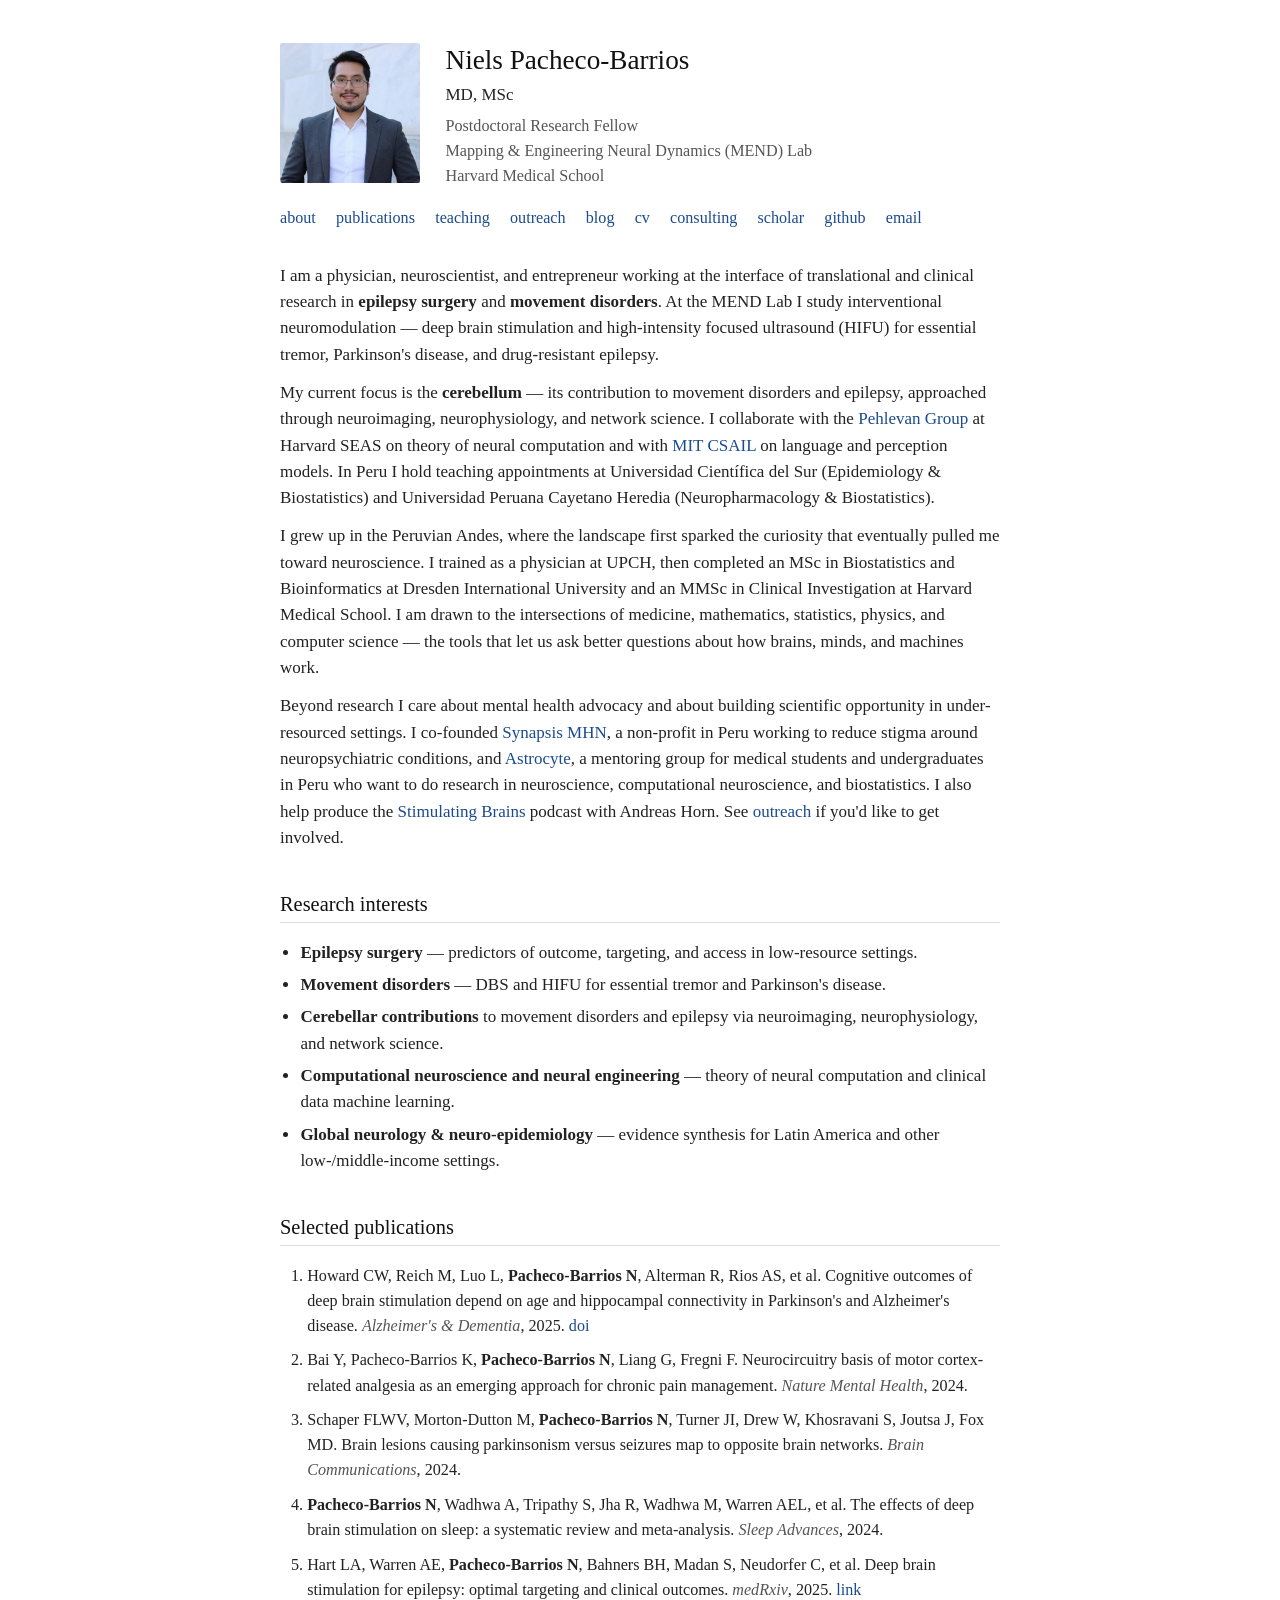
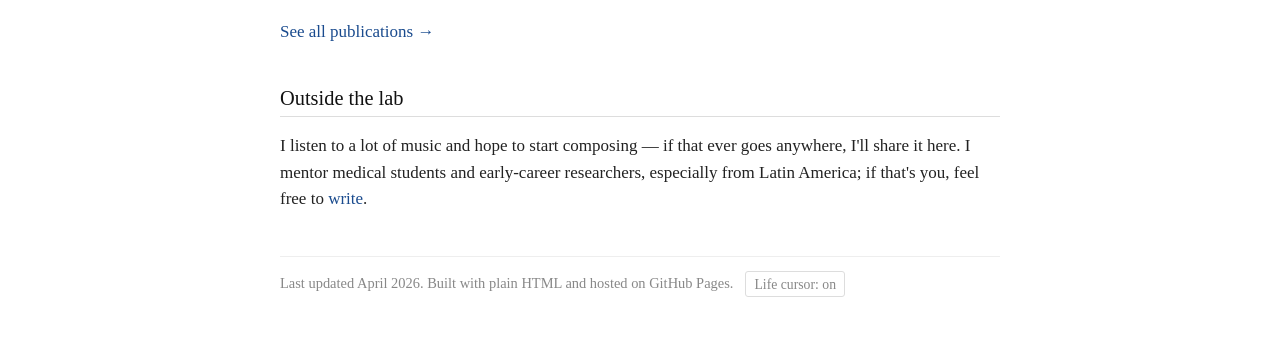
<file: index.html>
<!doctype html>
<html lang="en">
<head>
<meta charset="utf-8">
<meta name="viewport" content="width=device-width, initial-scale=1">
<title>Niels Pacheco-Barrios</title>
<meta name="description" content="Niels Pacheco-Barrios, MD, MSc — physician-neuroscientist and Postdoctoral Research Fellow at Harvard Medical School (MEND Lab) working on epilepsy surgery, deep brain stimulation, and movement disorders.">
<link rel="canonical" href="https://nielspac177.github.io/">
<script type="application/ld+json">
{
  "@context": "https://schema.org",
  "@type": "Person",
  "name": "Niels Pacheco-Barrios",
  "alternateName": "Niels Victor Pacheco-Barrios",
  "honorificSuffix": "MD, MSc",
  "url": "https://nielspac177.github.io/",
  "image": "https://nielspac177.github.io/photo.jpg",
  "jobTitle": "Postdoctoral Research Fellow",
  "worksFor": { "@type": "Organization", "name": "Harvard Medical School" },
  "alumniOf": [
    { "@type": "CollegeOrUniversity", "name": "Universidad Peruana Cayetano Heredia" },
    { "@type": "CollegeOrUniversity", "name": "Dresden International University" },
    { "@type": "CollegeOrUniversity", "name": "Harvard Medical School" }
  ],
  "knowsAbout": ["Neurology", "Neurosurgery", "Epilepsy surgery", "Deep brain stimulation", "Biostatistics", "Machine learning"],
  "sameAs": [
    "https://scholar.google.com/citations?user=e4jKwLwAAAAJ",
    "https://github.com/nielspac177",
    "https://nielspac177.github.io/consulting/"
  ]
}
</script>
<meta property="og:type" content="profile">
<meta property="og:title" content="Niels Pacheco-Barrios, MD, MSc">
<meta property="og:description" content="Niels Pacheco-Barrios, MD, MSc — physician-neuroscientist and Postdoctoral Research Fellow at Harvard Medical School (MEND Lab) working on epilepsy surgery, deep brain stimulation, and movement disorders.">
<meta property="og:url" content="https://nielspac177.github.io/">
<meta property="og:image" content="https://nielspac177.github.io/photo.jpg">
<meta name="twitter:card" content="summary">
<script src="life.js" defer></script>
<link rel="stylesheet" href="style.css">
</head>
<body>

<div class="hero">
  <img src="photo.jpg" alt="Niels Pacheco-Barrios">
  <div class="meta">
    <h1>Niels Pacheco-Barrios</h1>
    <div>MD, MSc</div>
    <div class="affil">
      Postdoctoral Research Fellow<br>
      Mapping &amp; Engineering Neural Dynamics (MEND) Lab<br>
      Harvard Medical School
    </div>
  </div>
</div>

<nav>
  <a href="index.html">about</a>
  <a href="publications.html">publications</a>
  <a href="teaching.html">teaching</a>
  <a href="outreach.html">outreach</a>
  <a href="blog.html">blog</a>
  <a href="cv.pdf">cv</a>
  <a href="consulting/">consulting</a>
  <a href="https://scholar.google.com/citations?user=e4jKwLwAAAAJ">scholar</a>
  <a href="https://github.com/nielspac177">github</a>
  <a href="mailto:niels.pacheco.b@gmail.com">email</a>
</nav>

<p>
I am a physician, neuroscientist, and entrepreneur working at the interface of
translational and clinical research in <b>epilepsy surgery</b> and <b>movement disorders</b>.
At the MEND Lab I study interventional neuromodulation — deep brain stimulation and
high-intensity focused ultrasound (HIFU) for essential tremor, Parkinson's disease,
and drug-resistant epilepsy.
</p>

<p>
My current focus is the <b>cerebellum</b> — its contribution to movement disorders and epilepsy,
approached through neuroimaging, neurophysiology, and network science. I collaborate with the
<a href="https://pehlevangroup.seas.harvard.edu/">Pehlevan Group</a> at Harvard SEAS
on theory of neural computation and with <a href="https://lpr.csail.mit.edu/">MIT CSAIL</a>
on language and perception models. In Peru I hold teaching appointments at Universidad Científica del Sur
(Epidemiology &amp; Biostatistics) and Universidad Peruana Cayetano Heredia (Neuropharmacology &amp; Biostatistics).
</p>

<p>
I grew up in the Peruvian Andes, where the landscape first sparked the curiosity that
eventually pulled me toward neuroscience. I trained as a physician at UPCH, then completed
an MSc in Biostatistics and Bioinformatics at Dresden International University and an MMSc
in Clinical Investigation at Harvard Medical School. I am drawn to the intersections of
medicine, mathematics, statistics, physics, and computer science — the tools that let us
ask better questions about how brains, minds, and machines work.
</p>

<p>
Beyond research I care about mental health advocacy and about building scientific opportunity
in under-resourced settings. I co-founded
<a href="outreach.html#synapsis">Synapsis MHN</a>, a non-profit in Peru
working to reduce stigma around neuropsychiatric conditions, and
<a href="outreach.html#astrocyte">Astrocyte</a>, a mentoring
group for medical students and undergraduates in Peru who want to do research in neuroscience,
computational neuroscience, and biostatistics. I also help produce the
<a href="https://stimulatingbrains.org/about-us/">Stimulating Brains</a> podcast with Andreas Horn.
See <a href="outreach.html">outreach</a> if you'd like to get involved.
</p>

<h2>Research interests</h2>

<ul>
  <li><b>Epilepsy surgery</b> — predictors of outcome, targeting, and access in low-resource settings.</li>
  <li><b>Movement disorders</b> — DBS and HIFU for essential tremor and Parkinson's disease.</li>
  <li><b>Cerebellar contributions</b> to movement disorders and epilepsy via neuroimaging, neurophysiology, and network science.</li>
  <li><b>Computational neuroscience and neural engineering</b> — theory of neural computation and clinical data machine learning.</li>
  <li><b>Global neurology &amp; neuro-epidemiology</b> — evidence synthesis for Latin America and other low-/middle-income settings.</li>
</ul>

<h2>Selected publications</h2>

<ol class="pubs">
  <li>
    Howard CW, Reich M, Luo L, <b>Pacheco-Barrios N</b>, Alterman R, Rios AS, et al.
    Cognitive outcomes of deep brain stimulation depend on age and hippocampal connectivity in Parkinson's and Alzheimer's disease.
    <span class="venue">Alzheimer's &amp; Dementia</span>, 2025.
    <a href="https://doi.org/10.1002/alz.70498">doi</a>
  </li>
  <li>
    Bai Y, Pacheco-Barrios K, <b>Pacheco-Barrios N</b>, Liang G, Fregni F.
    Neurocircuitry basis of motor cortex-related analgesia as an emerging approach for chronic pain management.
    <span class="venue">Nature Mental Health</span>, 2024.
  </li>
  <li>
    Schaper FLWV, Morton-Dutton M, <b>Pacheco-Barrios N</b>, Turner JI, Drew W, Khosravani S, Joutsa J, Fox MD.
    Brain lesions causing parkinsonism versus seizures map to opposite brain networks.
    <span class="venue">Brain Communications</span>, 2024.
  </li>
  <li>
    <b>Pacheco-Barrios N</b>, Wadhwa A, Tripathy S, Jha R, Wadhwa M, Warren AEL, et al.
    The effects of deep brain stimulation on sleep: a systematic review and meta-analysis.
    <span class="venue">Sleep Advances</span>, 2024.
  </li>
  <li>
    Hart LA, Warren AE, <b>Pacheco-Barrios N</b>, Bahners BH, Madan S, Neudorfer C, et al.
    Deep brain stimulation for epilepsy: optimal targeting and clinical outcomes.
    <span class="venue">medRxiv</span>, 2025.
    <a href="https://www.medrxiv.org/content/10.1101/2025.06.23.25330152">link</a>
  </li>
</ol>

<p><a href="publications.html">See all publications →</a></p>

<h2>Outside the lab</h2>

<p>
I listen to a lot of music and hope to start composing — if that ever goes anywhere,
I'll share it here. I mentor medical students and early-career researchers, especially
from Latin America; if that's you, feel free to
<a href="mailto:niels.pacheco.b@gmail.com">write</a>.
</p>

<footer>
  Last updated April 2026. Built with plain HTML and hosted on GitHub Pages.
  <button id="life-toggle" class="life-toggle" type="button" hidden></button>
</footer>

</body>
</html>
</file>
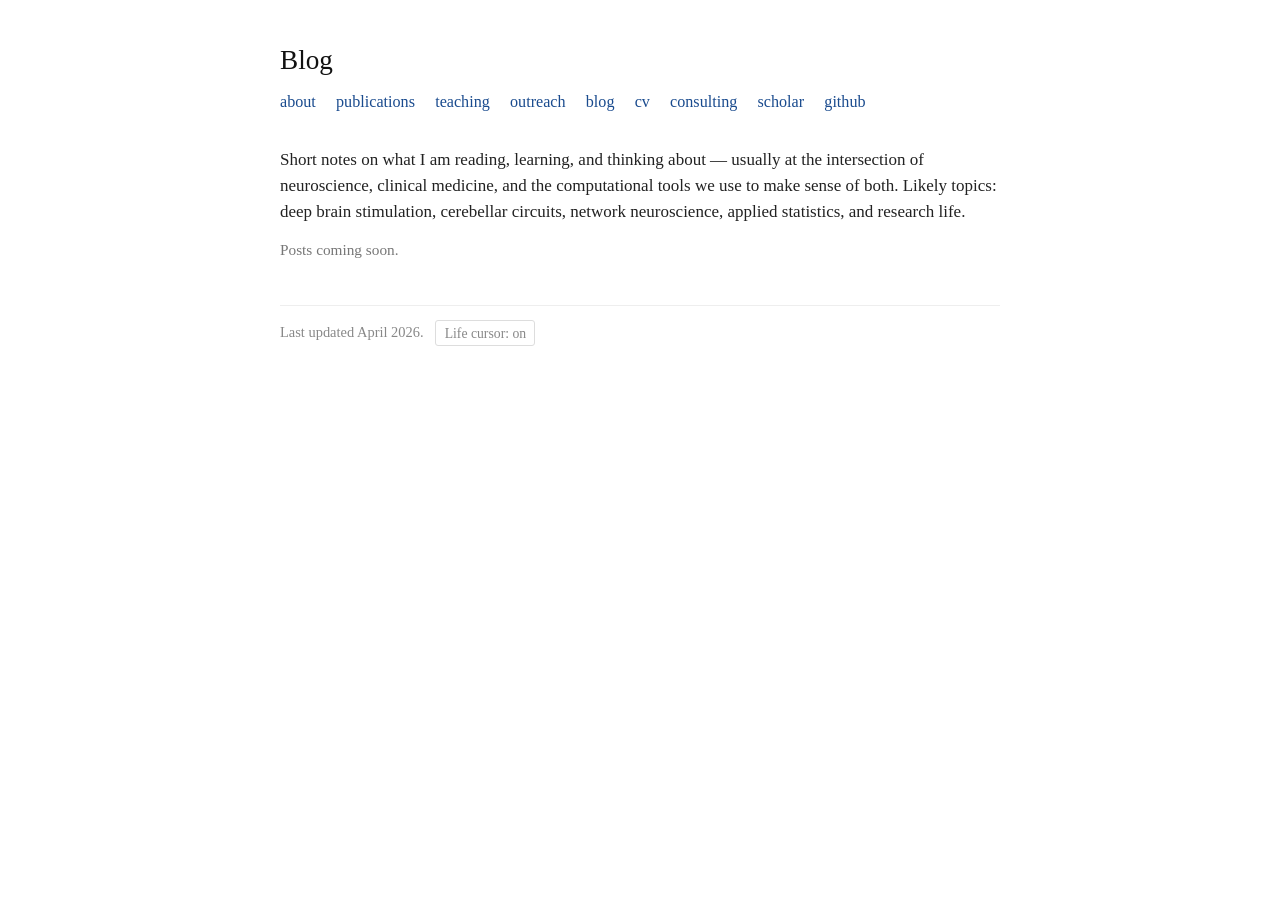
<file: blog.html>
<!doctype html>
<html lang="en">
<head>
<meta charset="utf-8">
<meta name="viewport" content="width=device-width, initial-scale=1">
<title>Blog — Niels Pacheco-Barrios</title>
<link rel="canonical" href="https://nielspac177.github.io/blog.html">
<meta name="description" content="Notes and essays by Niels Pacheco-Barrios on neuroscience, medicine, and research.">
<meta property="og:type" content="website">
<meta property="og:title" content="Blog — Niels Pacheco-Barrios">
<meta property="og:description" content="Notes and essays by Niels Pacheco-Barrios on neuroscience, medicine, and research.">
<meta property="og:url" content="https://nielspac177.github.io/blog.html">
<meta property="og:image" content="https://nielspac177.github.io/photo.jpg">
<meta name="twitter:card" content="summary">
<script src="life.js" defer></script>
<link rel="stylesheet" href="style.css">
</head>
<body>

<h1>Blog</h1>

<nav>
  <a href="index.html">about</a>
  <a href="publications.html">publications</a>
  <a href="teaching.html">teaching</a>
  <a href="outreach.html">outreach</a>
  <a href="blog.html">blog</a>
  <a href="cv.pdf">cv</a>
  <a href="consulting/">consulting</a>
  <a href="https://scholar.google.com/citations?user=e4jKwLwAAAAJ">scholar</a>
  <a href="https://github.com/nielspac177">github</a>
</nav>

<p>
Short notes on what I am reading, learning, and thinking about — usually at the
intersection of neuroscience, clinical medicine, and the computational tools we use
to make sense of both. Likely topics: deep brain stimulation, cerebellar circuits,
network neuroscience, applied statistics, and research life.
</p>

<p class="muted">Posts coming soon.</p>

<footer>
  Last updated April 2026.
  <button id="life-toggle" class="life-toggle" type="button" hidden></button>
</footer>

</body>
</html>
</file>
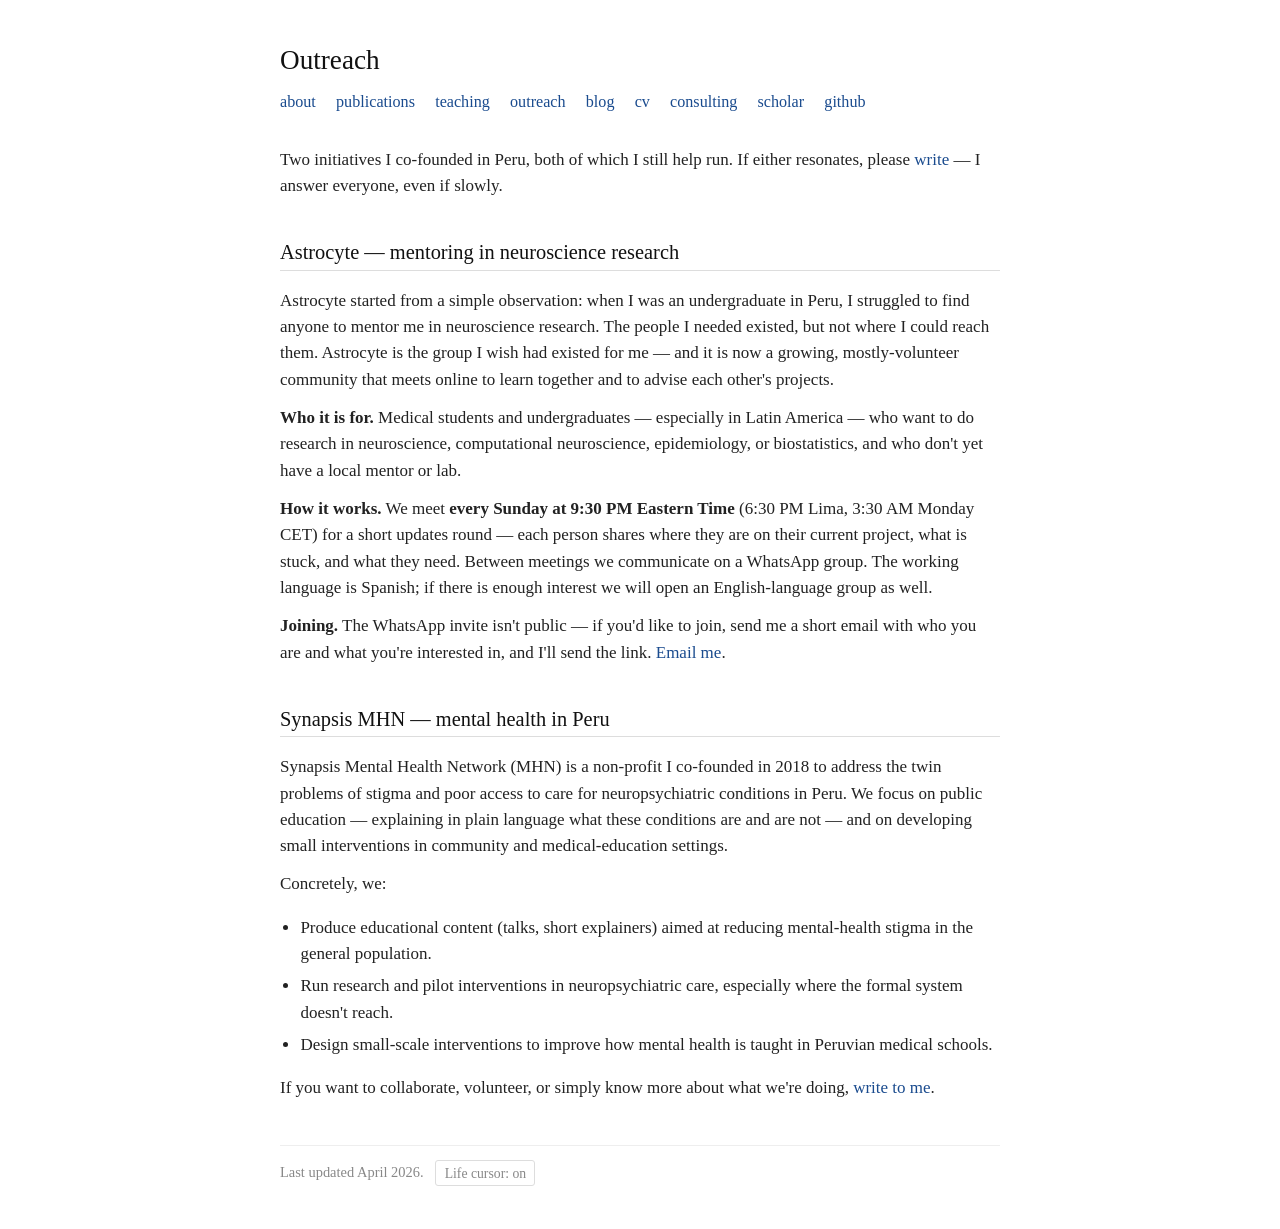
<file: outreach.html>
<!doctype html>
<html lang="en">
<head>
<meta charset="utf-8">
<meta name="viewport" content="width=device-width, initial-scale=1">
<title>Outreach — Niels Pacheco-Barrios</title>
<link rel="canonical" href="https://nielspac177.github.io/outreach.html">
<meta name="description" content="Outreach by Niels Pacheco-Barrios: Synapsis MHN, the Astrocyte research mentoring group, and the Stimulating Brains podcast.">
<meta property="og:type" content="website">
<meta property="og:title" content="Outreach — Niels Pacheco-Barrios">
<meta property="og:description" content="Outreach by Niels Pacheco-Barrios: Synapsis MHN, the Astrocyte research mentoring group, and the Stimulating Brains podcast.">
<meta property="og:url" content="https://nielspac177.github.io/outreach.html">
<meta property="og:image" content="https://nielspac177.github.io/photo.jpg">
<meta name="twitter:card" content="summary">
<script src="life.js" defer></script>
<link rel="stylesheet" href="style.css">
</head>
<body>

<h1>Outreach</h1>

<nav>
  <a href="index.html">about</a>
  <a href="publications.html">publications</a>
  <a href="teaching.html">teaching</a>
  <a href="outreach.html">outreach</a>
  <a href="blog.html">blog</a>
  <a href="cv.pdf">cv</a>
  <a href="consulting/">consulting</a>
  <a href="https://scholar.google.com/citations?user=e4jKwLwAAAAJ">scholar</a>
  <a href="https://github.com/nielspac177">github</a>
</nav>

<p>
Two initiatives I co-founded in Peru, both of which I still help run. If either resonates,
please <a href="mailto:niels.pacheco.b@gmail.com">write</a> — I answer everyone, even if slowly.
</p>

<h2 id="astrocyte">Astrocyte — mentoring in neuroscience research</h2>

<p>
Astrocyte started from a simple observation: when I was an undergraduate in Peru, I struggled
to find anyone to mentor me in neuroscience research. The people I needed existed, but not
where I could reach them. Astrocyte is the group I wish had existed for me — and it is now a
growing, mostly-volunteer community that meets online to learn together and to advise each
other's projects.
</p>

<p>
<b>Who it is for.</b> Medical students and undergraduates — especially in Latin America —
who want to do research in neuroscience, computational neuroscience, epidemiology, or
biostatistics, and who don't yet have a local mentor or lab.
</p>

<p>
<b>How it works.</b> We meet <b>every Sunday at 9:30 PM Eastern Time</b>
(6:30 PM Lima, 3:30 AM Monday CET) for a short updates round — each person shares where
they are on their current project, what is stuck, and what they need. Between meetings we
communicate on a WhatsApp group. The working language is Spanish; if there is enough
interest we will open an English-language group as well.
</p>

<p>
<b>Joining.</b> The WhatsApp invite isn't public — if you'd like to join, send me a short
email with who you are and what you're interested in, and I'll send the link.
<a href="mailto:niels.pacheco.b@gmail.com?subject=Astrocyte">Email me</a>.
</p>

<h2 id="synapsis">Synapsis MHN — mental health in Peru</h2>

<p>
Synapsis Mental Health Network (MHN) is a non-profit I co-founded in 2018 to address the
twin problems of stigma and poor access to care for neuropsychiatric conditions in Peru.
We focus on public education — explaining in plain language what these conditions are and
are not — and on developing small interventions in community and medical-education settings.
</p>

<p>
Concretely, we:
</p>

<ul>
  <li>Produce educational content (talks, short explainers) aimed at reducing mental-health stigma in the general population.</li>
  <li>Run research and pilot interventions in neuropsychiatric care, especially where the formal system doesn't reach.</li>
  <li>Design small-scale interventions to improve how mental health is taught in Peruvian medical schools.</li>
</ul>

<p>
If you want to collaborate, volunteer, or simply know more about what we're doing,
<a href="mailto:niels.pacheco.b@gmail.com?subject=Synapsis%20MHN">write to me</a>.
</p>

<footer>
  Last updated April 2026.
  <button id="life-toggle" class="life-toggle" type="button" hidden></button>
</footer>

</body>
</html>
</file>
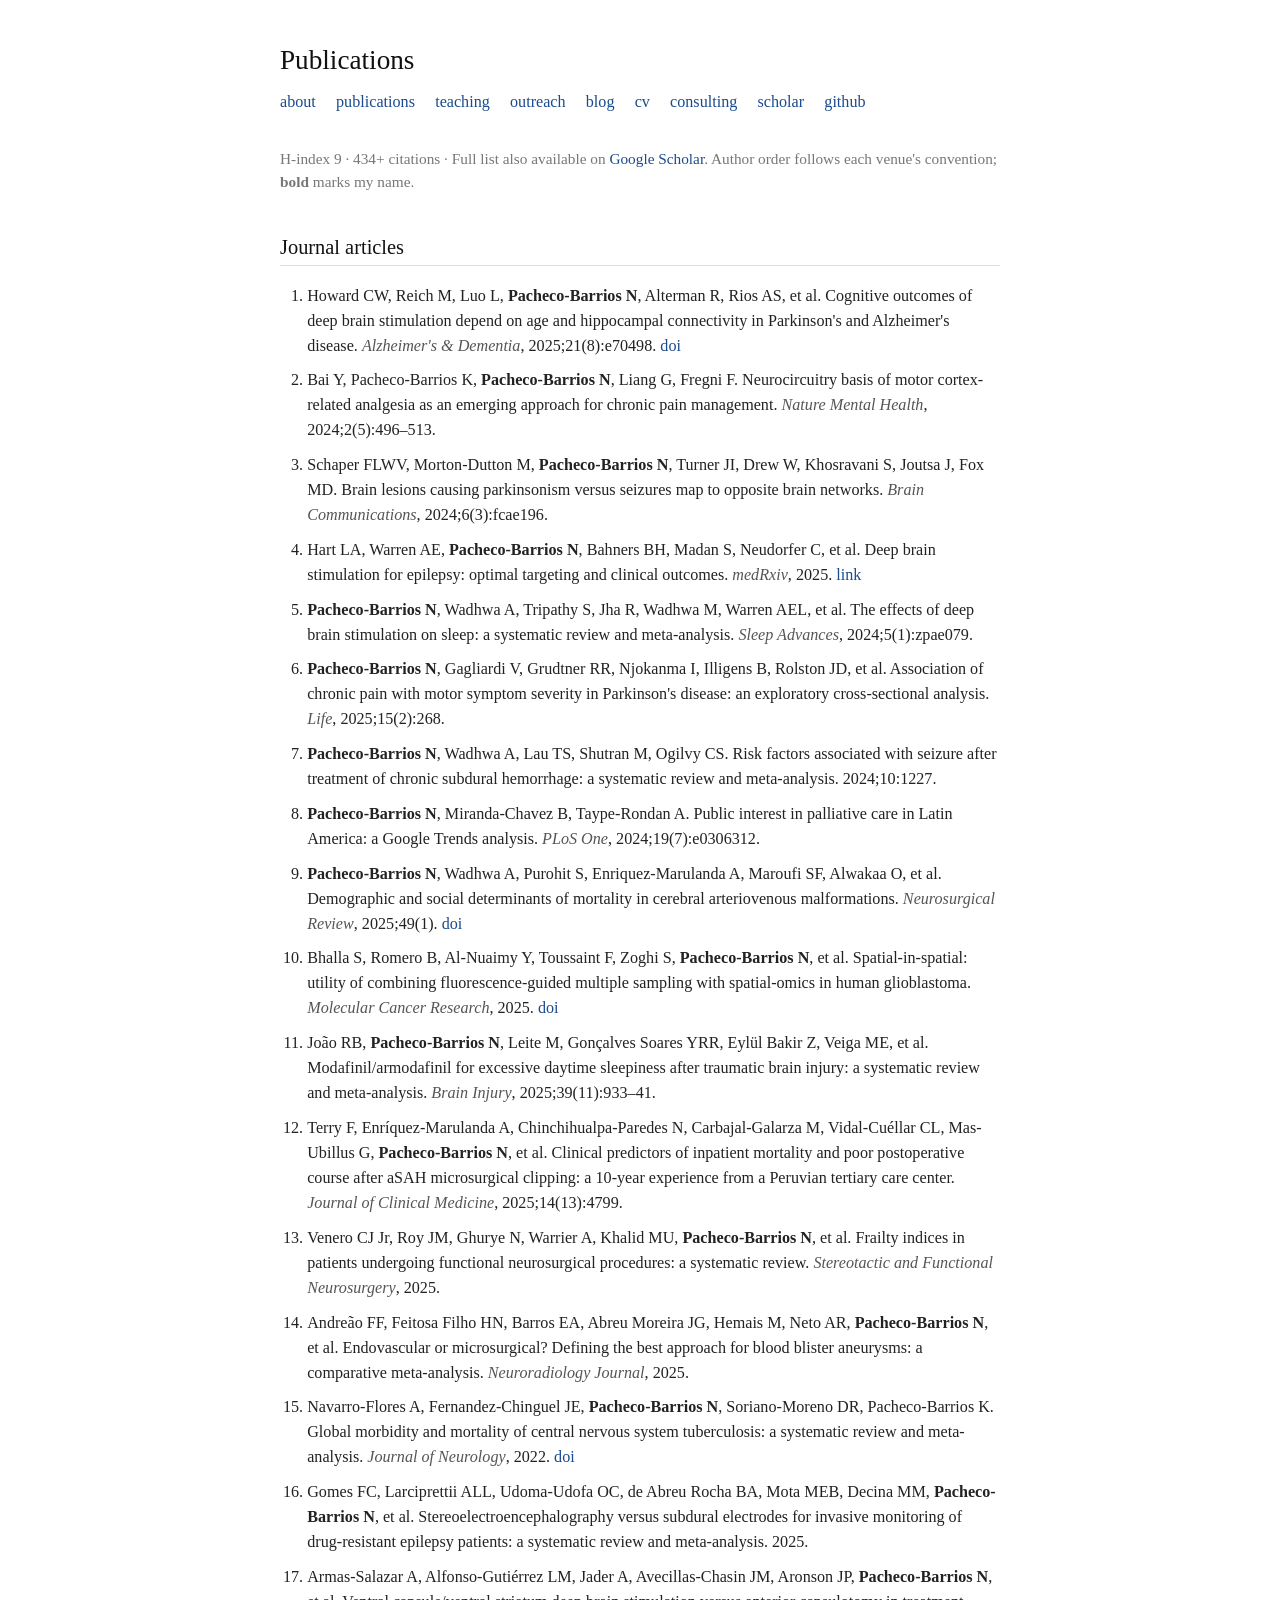
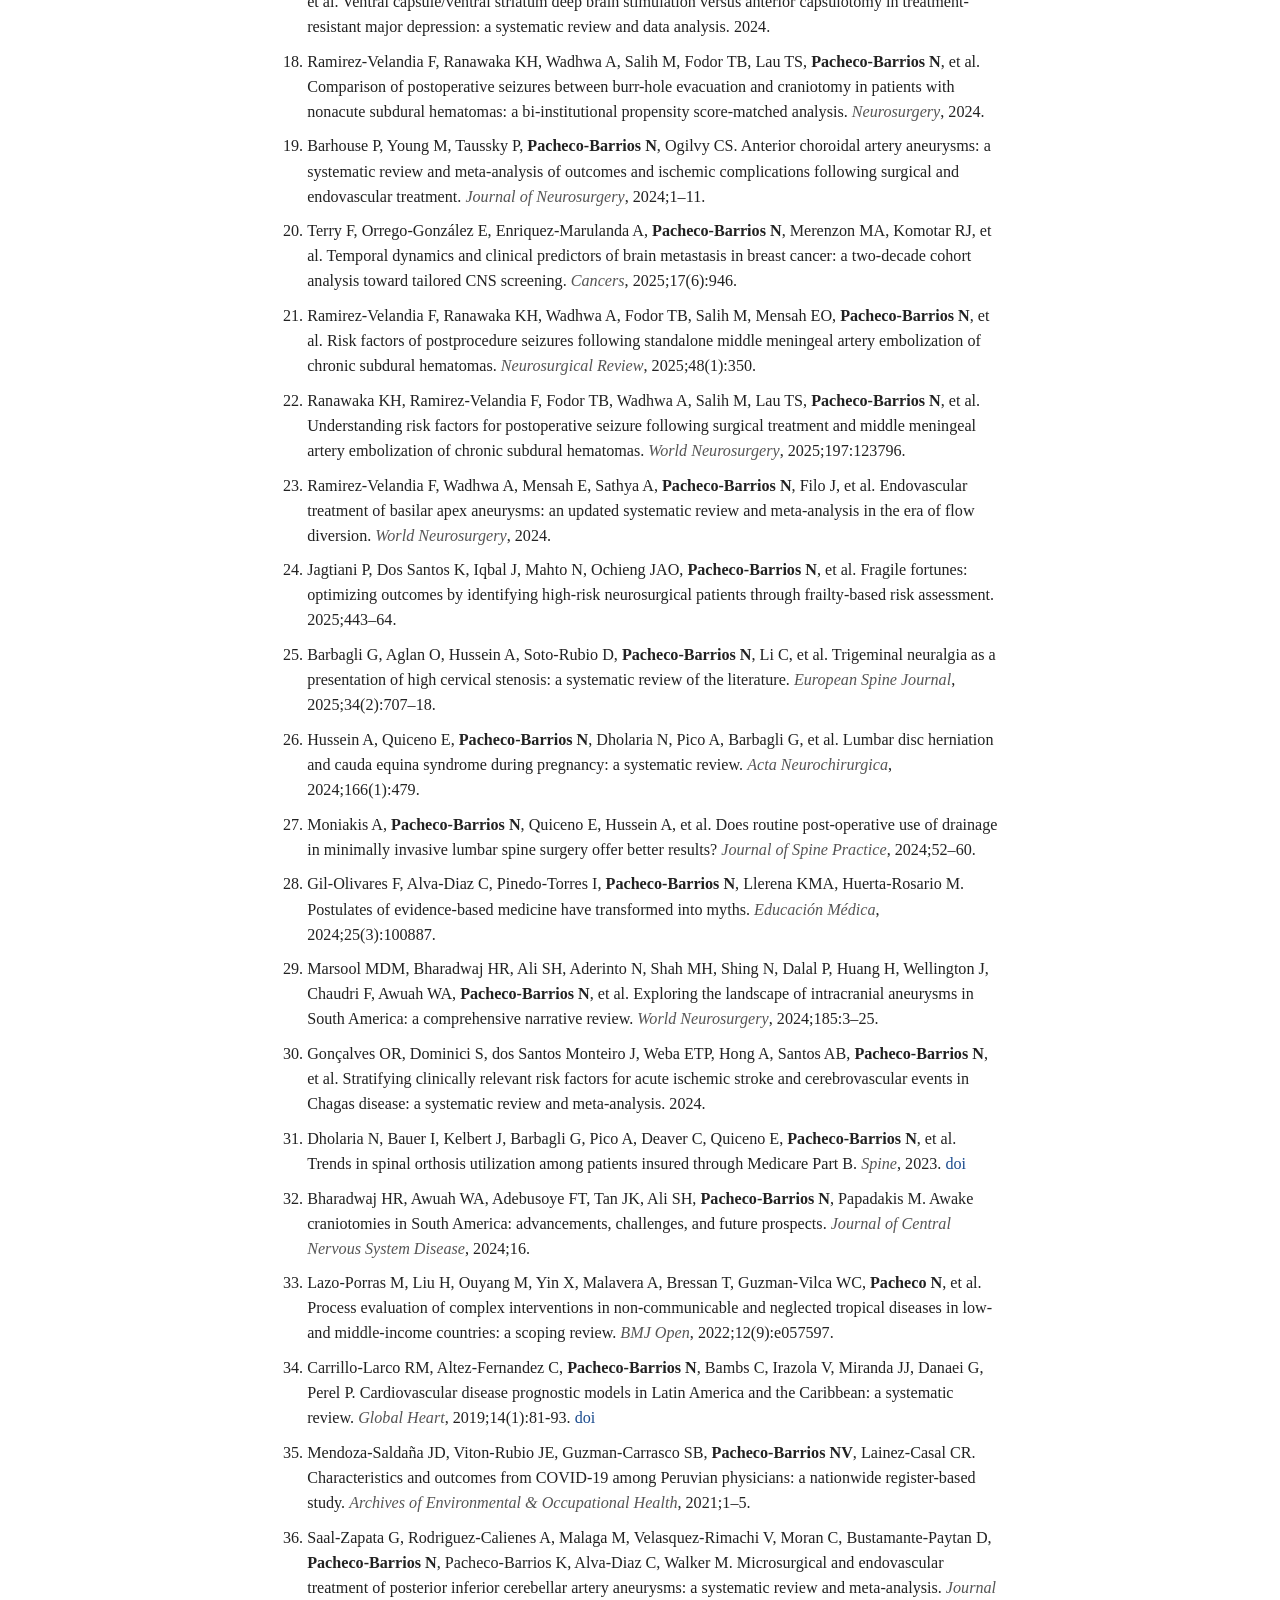
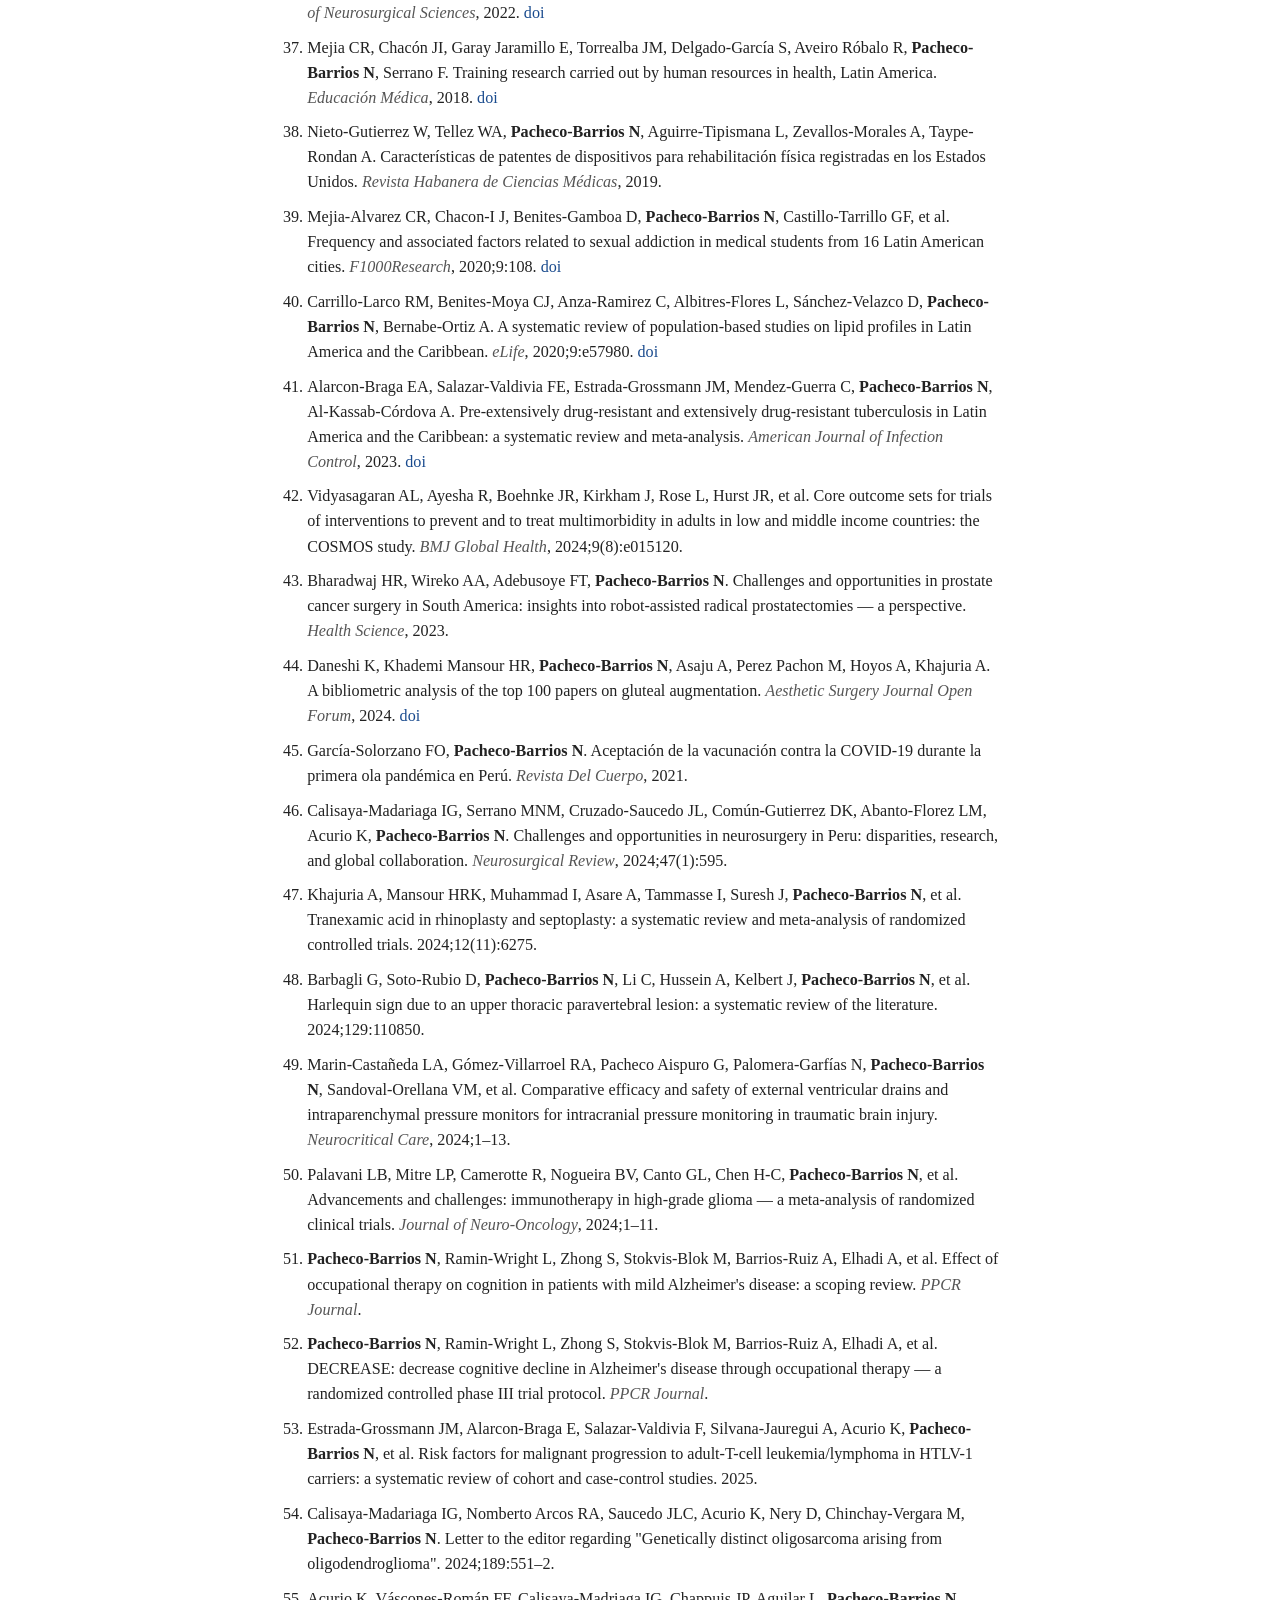
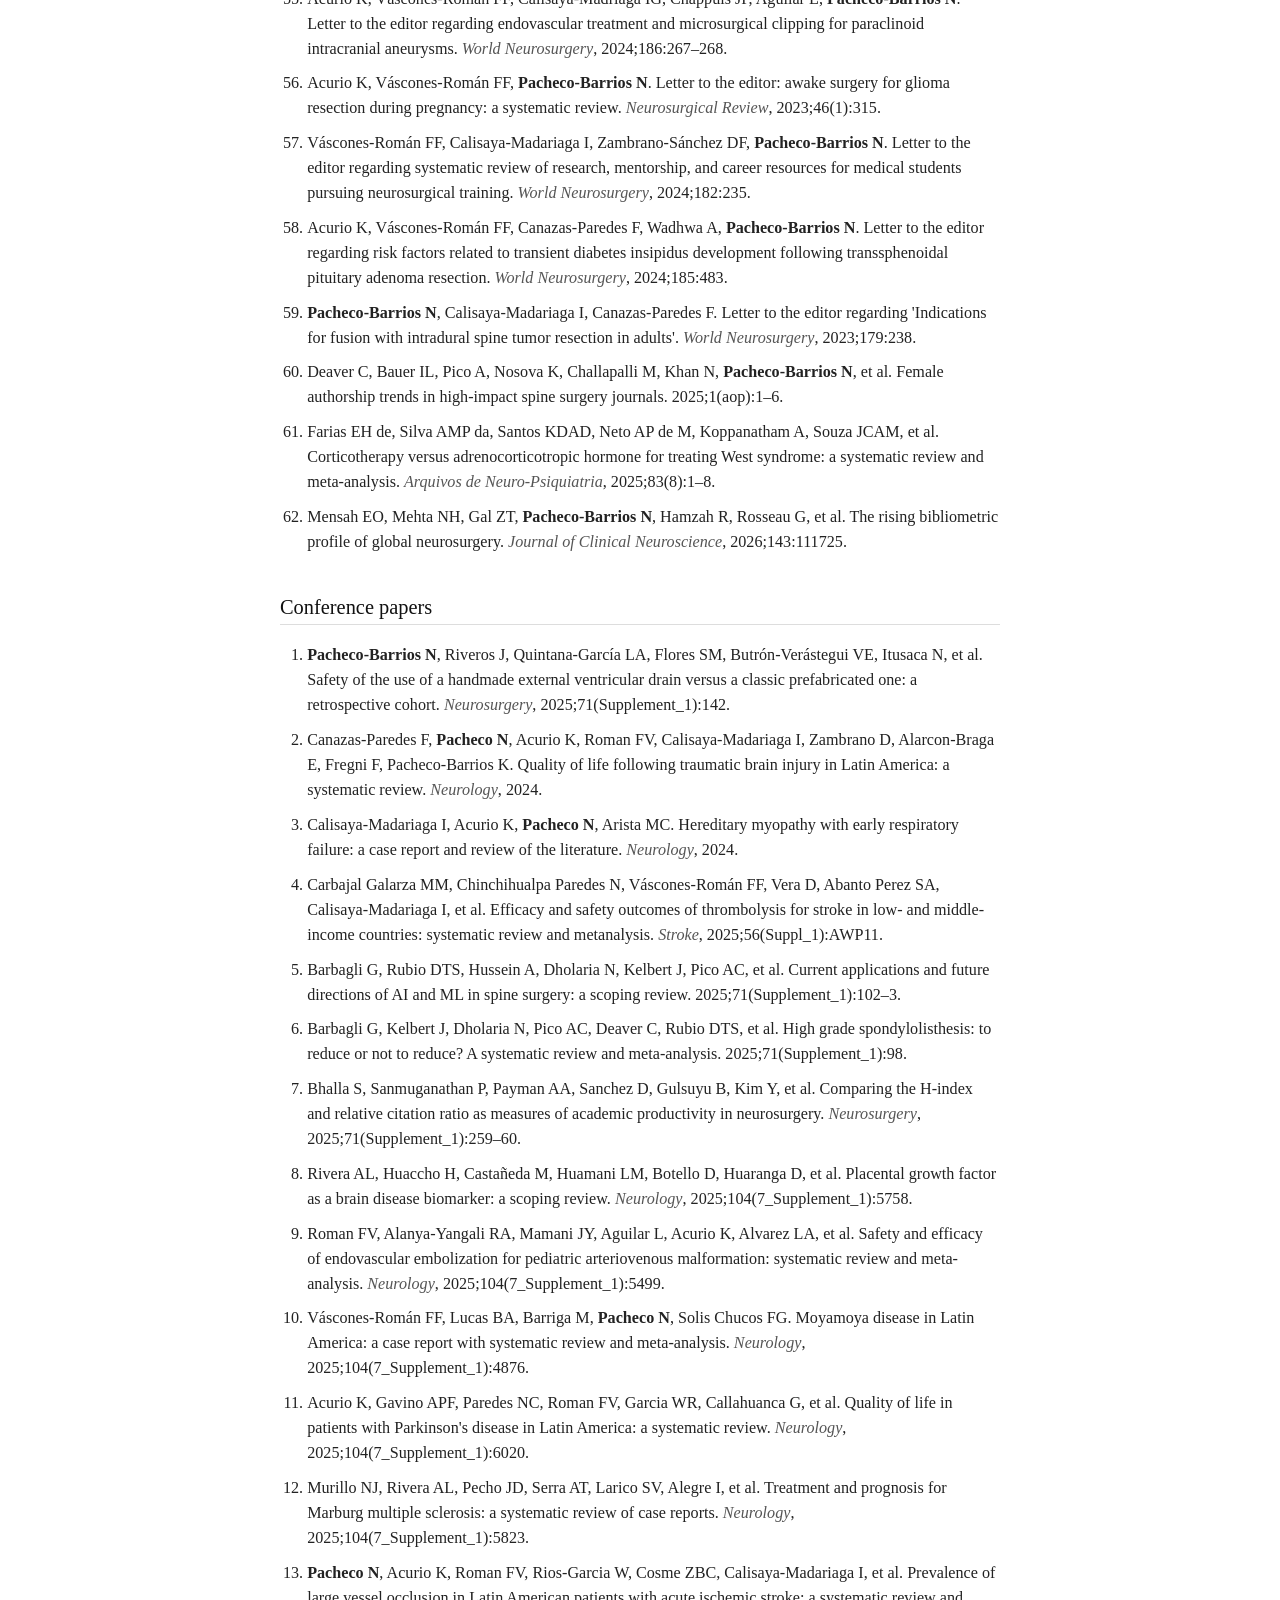
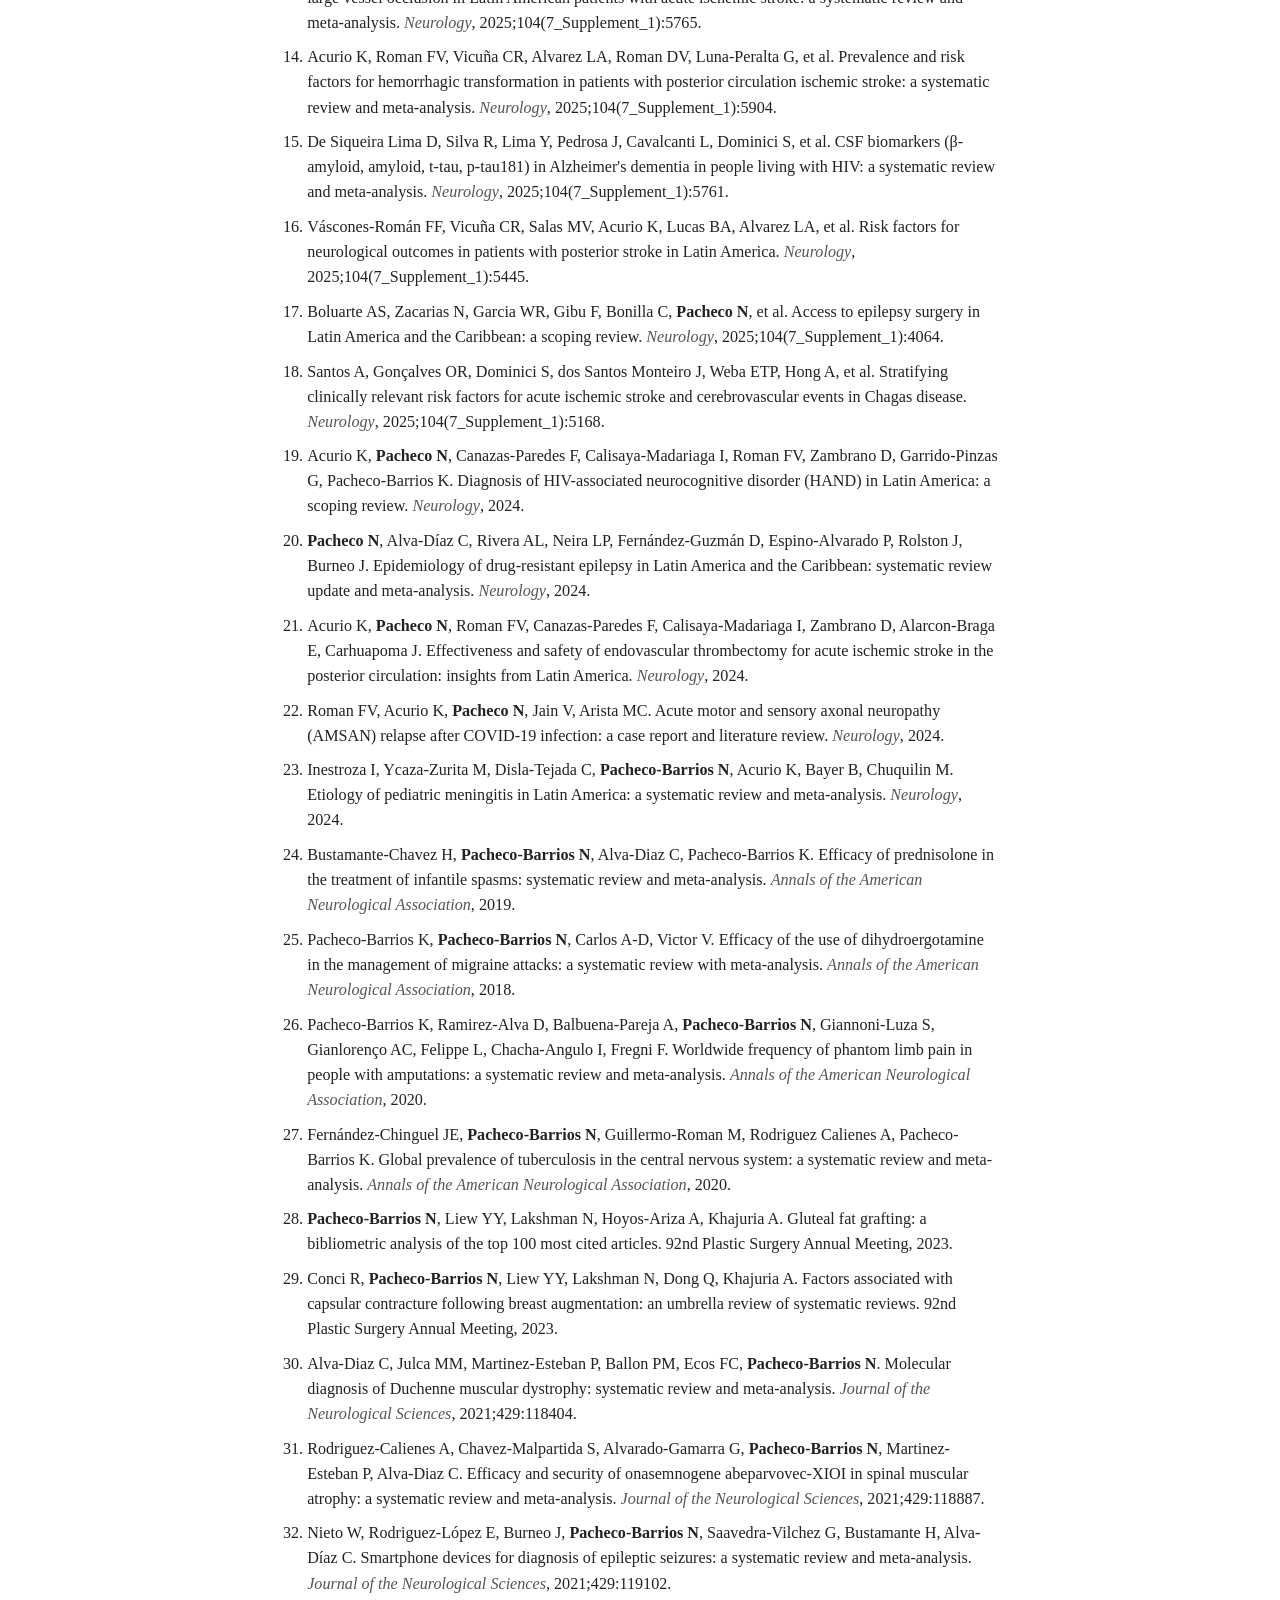
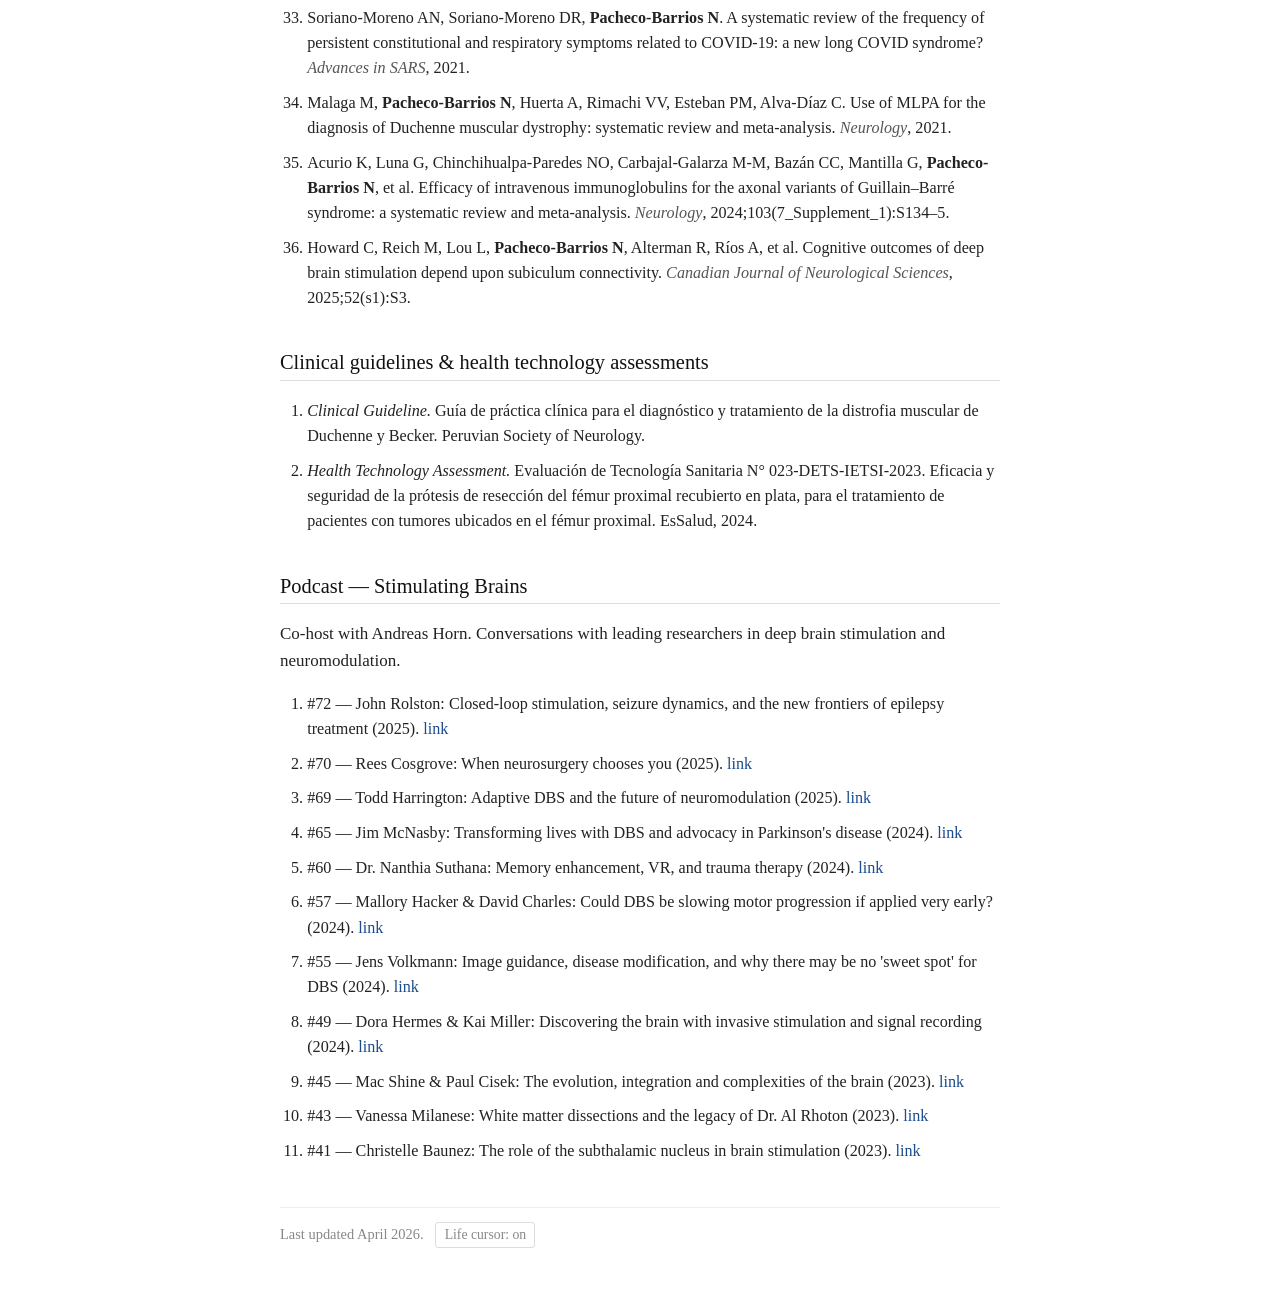
<file: publications.html>
<!doctype html>
<html lang="en">
<head>
<meta charset="utf-8">
<meta name="viewport" content="width=device-width, initial-scale=1">
<title>Publications — Niels Pacheco-Barrios</title>
<link rel="canonical" href="https://nielspac177.github.io/publications.html">
<meta name="description" content="Publications by Niels Pacheco-Barrios, MD, MSc: deep brain stimulation, epilepsy surgery, movement disorders, and neuromodulation research.">
<meta property="og:type" content="website">
<meta property="og:title" content="Publications — Niels Pacheco-Barrios">
<meta property="og:description" content="Publications by Niels Pacheco-Barrios, MD, MSc: deep brain stimulation, epilepsy surgery, movement disorders, and neuromodulation research.">
<meta property="og:url" content="https://nielspac177.github.io/publications.html">
<meta property="og:image" content="https://nielspac177.github.io/photo.jpg">
<meta name="twitter:card" content="summary">
<script src="life.js" defer></script>
<link rel="stylesheet" href="style.css">
</head>
<body>

<h1>Publications</h1>

<nav>
  <a href="index.html">about</a>
  <a href="publications.html">publications</a>
  <a href="teaching.html">teaching</a>
  <a href="outreach.html">outreach</a>
  <a href="blog.html">blog</a>
  <a href="cv.pdf">cv</a>
  <a href="consulting/">consulting</a>
  <a href="https://scholar.google.com/citations?user=e4jKwLwAAAAJ">scholar</a>
  <a href="https://github.com/nielspac177">github</a>
</nav>

<p class="muted">
H-index 9 &middot; 434+ citations &middot; Full list also available on
<a href="https://scholar.google.com/citations?user=e4jKwLwAAAAJ">Google Scholar</a>.
Author order follows each venue's convention; <b>bold</b> marks my name.
</p>

<h2>Journal articles</h2>

<ol class="pubs">
  <li>Howard CW, Reich M, Luo L, <b>Pacheco-Barrios N</b>, Alterman R, Rios AS, et al. Cognitive outcomes of deep brain stimulation depend on age and hippocampal connectivity in Parkinson's and Alzheimer's disease. <span class="venue">Alzheimer's &amp; Dementia</span>, 2025;21(8):e70498. <a href="https://doi.org/10.1002/alz.70498">doi</a></li>
  <li>Bai Y, Pacheco-Barrios K, <b>Pacheco-Barrios N</b>, Liang G, Fregni F. Neurocircuitry basis of motor cortex-related analgesia as an emerging approach for chronic pain management. <span class="venue">Nature Mental Health</span>, 2024;2(5):496–513.</li>
  <li>Schaper FLWV, Morton-Dutton M, <b>Pacheco-Barrios N</b>, Turner JI, Drew W, Khosravani S, Joutsa J, Fox MD. Brain lesions causing parkinsonism versus seizures map to opposite brain networks. <span class="venue">Brain Communications</span>, 2024;6(3):fcae196.</li>
  <li>Hart LA, Warren AE, <b>Pacheco-Barrios N</b>, Bahners BH, Madan S, Neudorfer C, et al. Deep brain stimulation for epilepsy: optimal targeting and clinical outcomes. <span class="venue">medRxiv</span>, 2025. <a href="https://www.medrxiv.org/content/10.1101/2025.06.23.25330152">link</a></li>
  <li><b>Pacheco-Barrios N</b>, Wadhwa A, Tripathy S, Jha R, Wadhwa M, Warren AEL, et al. The effects of deep brain stimulation on sleep: a systematic review and meta-analysis. <span class="venue">Sleep Advances</span>, 2024;5(1):zpae079.</li>
  <li><b>Pacheco-Barrios N</b>, Gagliardi V, Grudtner RR, Njokanma I, Illigens B, Rolston JD, et al. Association of chronic pain with motor symptom severity in Parkinson's disease: an exploratory cross-sectional analysis. <span class="venue">Life</span>, 2025;15(2):268.</li>
  <li><b>Pacheco-Barrios N</b>, Wadhwa A, Lau TS, Shutran M, Ogilvy CS. Risk factors associated with seizure after treatment of chronic subdural hemorrhage: a systematic review and meta-analysis. 2024;10:1227.</li>
  <li><b>Pacheco-Barrios N</b>, Miranda-Chavez B, Taype-Rondan A. Public interest in palliative care in Latin America: a Google Trends analysis. <span class="venue">PLoS One</span>, 2024;19(7):e0306312.</li>
  <li><b>Pacheco-Barrios N</b>, Wadhwa A, Purohit S, Enriquez-Marulanda A, Maroufi SF, Alwakaa O, et al. Demographic and social determinants of mortality in cerebral arteriovenous malformations. <span class="venue">Neurosurgical Review</span>, 2025;49(1). <a href="https://doi.org/10.1007/s10143-025-03960-w">doi</a></li>
  <li>Bhalla S, Romero B, Al-Nuaimy Y, Toussaint F, Zoghi S, <b>Pacheco-Barrios N</b>, et al. Spatial-in-spatial: utility of combining fluorescence-guided multiple sampling with spatial-omics in human glioblastoma. <span class="venue">Molecular Cancer Research</span>, 2025. <a href="http://dx.doi.org/10.1158/1541-7786.mcr-25-0194/764249">doi</a></li>
  <li>João RB, <b>Pacheco-Barrios N</b>, Leite M, Gonçalves Soares YRR, Eylül Bakir Z, Veiga ME, et al. Modafinil/armodafinil for excessive daytime sleepiness after traumatic brain injury: a systematic review and meta-analysis. <span class="venue">Brain Injury</span>, 2025;39(11):933–41.</li>
  <li>Terry F, Enríquez-Marulanda A, Chinchihualpa-Paredes N, Carbajal-Galarza M, Vidal-Cuéllar CL, Mas-Ubillus G, <b>Pacheco-Barrios N</b>, et al. Clinical predictors of inpatient mortality and poor postoperative course after aSAH microsurgical clipping: a 10-year experience from a Peruvian tertiary care center. <span class="venue">Journal of Clinical Medicine</span>, 2025;14(13):4799.</li>
  <li>Venero CJ Jr, Roy JM, Ghurye N, Warrier A, Khalid MU, <b>Pacheco-Barrios N</b>, et al. Frailty indices in patients undergoing functional neurosurgical procedures: a systematic review. <span class="venue">Stereotactic and Functional Neurosurgery</span>, 2025.</li>
  <li>Andreão FF, Feitosa Filho HN, Barros EA, Abreu Moreira JG, Hemais M, Neto AR, <b>Pacheco-Barrios N</b>, et al. Endovascular or microsurgical? Defining the best approach for blood blister aneurysms: a comparative meta-analysis. <span class="venue">Neuroradiology Journal</span>, 2025.</li>
  <li>Navarro-Flores A, Fernandez-Chinguel JE, <b>Pacheco-Barrios N</b>, Soriano-Moreno DR, Pacheco-Barrios K. Global morbidity and mortality of central nervous system tuberculosis: a systematic review and meta-analysis. <span class="venue">Journal of Neurology</span>, 2022. <a href="https://doi.org/10.1007/s00415-022-11052-8">doi</a></li>
  <li>Gomes FC, Larciprettii ALL, Udoma-Udofa OC, de Abreu Rocha BA, Mota MEB, Decina MM, <b>Pacheco-Barrios N</b>, et al. Stereoelectroencephalography versus subdural electrodes for invasive monitoring of drug-resistant epilepsy patients: a systematic review and meta-analysis. 2025.</li>
  <li>Armas-Salazar A, Alfonso-Gutiérrez LM, Jader A, Avecillas-Chasin JM, Aronson JP, <b>Pacheco-Barrios N</b>, et al. Ventral capsule/ventral striatum deep brain stimulation versus anterior capsulotomy in treatment-resistant major depression: a systematic review and data analysis. 2024.</li>
  <li>Ramirez-Velandia F, Ranawaka KH, Wadhwa A, Salih M, Fodor TB, Lau TS, <b>Pacheco-Barrios N</b>, et al. Comparison of postoperative seizures between burr-hole evacuation and craniotomy in patients with nonacute subdural hematomas: a bi-institutional propensity score-matched analysis. <span class="venue">Neurosurgery</span>, 2024.</li>
  <li>Barhouse P, Young M, Taussky P, <b>Pacheco-Barrios N</b>, Ogilvy CS. Anterior choroidal artery aneurysms: a systematic review and meta-analysis of outcomes and ischemic complications following surgical and endovascular treatment. <span class="venue">Journal of Neurosurgery</span>, 2024;1–11.</li>
  <li>Terry F, Orrego-González E, Enriquez-Marulanda A, <b>Pacheco-Barrios N</b>, Merenzon MA, Komotar RJ, et al. Temporal dynamics and clinical predictors of brain metastasis in breast cancer: a two-decade cohort analysis toward tailored CNS screening. <span class="venue">Cancers</span>, 2025;17(6):946.</li>
  <li>Ramirez-Velandia F, Ranawaka KH, Wadhwa A, Fodor TB, Salih M, Mensah EO, <b>Pacheco-Barrios N</b>, et al. Risk factors of postprocedure seizures following standalone middle meningeal artery embolization of chronic subdural hematomas. <span class="venue">Neurosurgical Review</span>, 2025;48(1):350.</li>
  <li>Ranawaka KH, Ramirez-Velandia F, Fodor TB, Wadhwa A, Salih M, Lau TS, <b>Pacheco-Barrios N</b>, et al. Understanding risk factors for postoperative seizure following surgical treatment and middle meningeal artery embolization of chronic subdural hematomas. <span class="venue">World Neurosurgery</span>, 2025;197:123796.</li>
  <li>Ramirez-Velandia F, Wadhwa A, Mensah E, Sathya A, <b>Pacheco-Barrios N</b>, Filo J, et al. Endovascular treatment of basilar apex aneurysms: an updated systematic review and meta-analysis in the era of flow diversion. <span class="venue">World Neurosurgery</span>, 2024.</li>
  <li>Jagtiani P, Dos Santos K, Iqbal J, Mahto N, Ochieng JAO, <b>Pacheco-Barrios N</b>, et al. Fragile fortunes: optimizing outcomes by identifying high-risk neurosurgical patients through frailty-based risk assessment. 2025;443–64.</li>
  <li>Barbagli G, Aglan O, Hussein A, Soto-Rubio D, <b>Pacheco-Barrios N</b>, Li C, et al. Trigeminal neuralgia as a presentation of high cervical stenosis: a systematic review of the literature. <span class="venue">European Spine Journal</span>, 2025;34(2):707–18.</li>
  <li>Hussein A, Quiceno E, <b>Pacheco-Barrios N</b>, Dholaria N, Pico A, Barbagli G, et al. Lumbar disc herniation and cauda equina syndrome during pregnancy: a systematic review. <span class="venue">Acta Neurochirurgica</span>, 2024;166(1):479.</li>
  <li>Moniakis A, <b>Pacheco-Barrios N</b>, Quiceno E, Hussein A, et al. Does routine post-operative use of drainage in minimally invasive lumbar spine surgery offer better results? <span class="venue">Journal of Spine Practice</span>, 2024;52–60.</li>
  <li>Gil-Olivares F, Alva-Diaz C, Pinedo-Torres I, <b>Pacheco-Barrios N</b>, Llerena KMA, Huerta-Rosario M. Postulates of evidence-based medicine have transformed into myths. <span class="venue">Educación Médica</span>, 2024;25(3):100887.</li>
  <li>Marsool MDM, Bharadwaj HR, Ali SH, Aderinto N, Shah MH, Shing N, Dalal P, Huang H, Wellington J, Chaudri F, Awuah WA, <b>Pacheco-Barrios N</b>, et al. Exploring the landscape of intracranial aneurysms in South America: a comprehensive narrative review. <span class="venue">World Neurosurgery</span>, 2024;185:3–25.</li>
  <li>Gonçalves OR, Dominici S, dos Santos Monteiro J, Weba ETP, Hong A, Santos AB, <b>Pacheco-Barrios N</b>, et al. Stratifying clinically relevant risk factors for acute ischemic stroke and cerebrovascular events in Chagas disease: a systematic review and meta-analysis. 2024.</li>
  <li>Dholaria N, Bauer I, Kelbert J, Barbagli G, Pico A, Deaver C, Quiceno E, <b>Pacheco-Barrios N</b>, et al. Trends in spinal orthosis utilization among patients insured through Medicare Part B. <span class="venue">Spine</span>, 2023. <a href="https://doi.org/10.1097/BRS.0000000000004875">doi</a></li>
  <li>Bharadwaj HR, Awuah WA, Adebusoye FT, Tan JK, Ali SH, <b>Pacheco-Barrios N</b>, Papadakis M. Awake craniotomies in South America: advancements, challenges, and future prospects. <span class="venue">Journal of Central Nervous System Disease</span>, 2024;16.</li>
  <li>Lazo-Porras M, Liu H, Ouyang M, Yin X, Malavera A, Bressan T, Guzman-Vilca WC, <b>Pacheco N</b>, et al. Process evaluation of complex interventions in non-communicable and neglected tropical diseases in low- and middle-income countries: a scoping review. <span class="venue">BMJ Open</span>, 2022;12(9):e057597.</li>
  <li>Carrillo-Larco RM, Altez-Fernandez C, <b>Pacheco-Barrios N</b>, Bambs C, Irazola V, Miranda JJ, Danaei G, Perel P. Cardiovascular disease prognostic models in Latin America and the Caribbean: a systematic review. <span class="venue">Global Heart</span>, 2019;14(1):81-93. <a href="https://doi.org/10.1016/j.gheart.2019.03.001">doi</a></li>
  <li>Mendoza-Saldaña JD, Viton-Rubio JE, Guzman-Carrasco SB, <b>Pacheco-Barrios NV</b>, Lainez-Casal CR. Characteristics and outcomes from COVID-19 among Peruvian physicians: a nationwide register-based study. <span class="venue">Archives of Environmental &amp; Occupational Health</span>, 2021;1–5.</li>
  <li>Saal-Zapata G, Rodriguez-Calienes A, Malaga M, Velasquez-Rimachi V, Moran C, Bustamante-Paytan D, <b>Pacheco-Barrios N</b>, Pacheco-Barrios K, Alva-Diaz C, Walker M. Microsurgical and endovascular treatment of posterior inferior cerebellar artery aneurysms: a systematic review and meta-analysis. <span class="venue">Journal of Neurosurgical Sciences</span>, 2022. <a href="https://doi.org/10.23736/S0390-5616.22.05710-1">doi</a></li>
  <li>Mejia CR, Chacón JI, Garay Jaramillo E, Torrealba JM, Delgado-García S, Aveiro Róbalo R, <b>Pacheco-Barrios N</b>, Serrano F. Training research carried out by human resources in health, Latin America. <span class="venue">Educación Médica</span>, 2018. <a href="https://doi.org/10.1016/j.edumed.2018.08.005">doi</a></li>
  <li>Nieto-Gutierrez W, Tellez WA, <b>Pacheco-Barrios N</b>, Aguirre-Tipismana L, Zevallos-Morales A, Taype-Rondan A. Características de patentes de dispositivos para rehabilitación física registradas en los Estados Unidos. <span class="venue">Revista Habanera de Ciencias Médicas</span>, 2019.</li>
  <li>Mejia-Alvarez CR, Chacon-I J, Benites-Gamboa D, <b>Pacheco-Barrios N</b>, Castillo-Tarrillo GF, et al. Frequency and associated factors related to sexual addiction in medical students from 16 Latin American cities. <span class="venue">F1000Research</span>, 2020;9:108. <a href="https://doi.org/10.12688/f1000research.21418.1">doi</a></li>
  <li>Carrillo-Larco RM, Benites-Moya CJ, Anza-Ramirez C, Albitres-Flores L, Sánchez-Velazco D, <b>Pacheco-Barrios N</b>, Bernabe-Ortiz A. A systematic review of population-based studies on lipid profiles in Latin America and the Caribbean. <span class="venue">eLife</span>, 2020;9:e57980. <a href="https://doi.org/10.7554/eLife.57980">doi</a></li>
  <li>Alarcon-Braga EA, Salazar-Valdivia FE, Estrada-Grossmann JM, Mendez-Guerra C, <b>Pacheco-Barrios N</b>, Al-Kassab-Córdova A. Pre-extensively drug-resistant and extensively drug-resistant tuberculosis in Latin America and the Caribbean: a systematic review and meta-analysis. <span class="venue">American Journal of Infection Control</span>, 2023. <a href="https://doi.org/10.1016/j.ajic.2023.12.001">doi</a></li>
  <li>Vidyasagaran AL, Ayesha R, Boehnke JR, Kirkham J, Rose L, Hurst JR, et al. Core outcome sets for trials of interventions to prevent and to treat multimorbidity in adults in low and middle income countries: the COSMOS study. <span class="venue">BMJ Global Health</span>, 2024;9(8):e015120.</li>
  <li>Bharadwaj HR, Wireko AA, Adebusoye FT, <b>Pacheco-Barrios N</b>. Challenges and opportunities in prostate cancer surgery in South America: insights into robot-assisted radical prostatectomies — a perspective. <span class="venue">Health Science</span>, 2023.</li>
  <li>Daneshi K, Khademi Mansour HR, <b>Pacheco-Barrios N</b>, Asaju A, Perez Pachon M, Hoyos A, Khajuria A. A bibliometric analysis of the top 100 papers on gluteal augmentation. <span class="venue">Aesthetic Surgery Journal Open Forum</span>, 2024. <a href="https://doi.org/10.1093/asjof/ojae053">doi</a></li>
  <li>García-Solorzano FO, <b>Pacheco-Barrios N</b>. Aceptación de la vacunación contra la COVID-19 durante la primera ola pandémica en Perú. <span class="venue">Revista Del Cuerpo</span>, 2021.</li>
  <li>Calisaya-Madariaga IG, Serrano MNM, Cruzado-Saucedo JL, Común-Gutierrez DK, Abanto-Florez LM, Acurio K, <b>Pacheco-Barrios N</b>. Challenges and opportunities in neurosurgery in Peru: disparities, research, and global collaboration. <span class="venue">Neurosurgical Review</span>, 2024;47(1):595.</li>
  <li>Khajuria A, Mansour HRK, Muhammad I, Asare A, Tammasse I, Suresh J, <b>Pacheco-Barrios N</b>, et al. Tranexamic acid in rhinoplasty and septoplasty: a systematic review and meta-analysis of randomized controlled trials. 2024;12(11):6275.</li>
  <li>Barbagli G, Soto-Rubio D, <b>Pacheco-Barrios N</b>, Li C, Hussein A, Kelbert J, <b>Pacheco-Barrios N</b>, et al. Harlequin sign due to an upper thoracic paravertebral lesion: a systematic review of the literature. 2024;129:110850.</li>
  <li>Marin-Castañeda LA, Gómez-Villarroel RA, Pacheco Aispuro G, Palomera-Garfías N, <b>Pacheco-Barrios N</b>, Sandoval-Orellana VM, et al. Comparative efficacy and safety of external ventricular drains and intraparenchymal pressure monitors for intracranial pressure monitoring in traumatic brain injury. <span class="venue">Neurocritical Care</span>, 2024;1–13.</li>
  <li>Palavani LB, Mitre LP, Camerotte R, Nogueira BV, Canto GL, Chen H-C, <b>Pacheco-Barrios N</b>, et al. Advancements and challenges: immunotherapy in high-grade glioma — a meta-analysis of randomized clinical trials. <span class="venue">Journal of Neuro-Oncology</span>, 2024;1–11.</li>
  <li><b>Pacheco-Barrios N</b>, Ramin-Wright L, Zhong S, Stokvis-Blok M, Barrios-Ruiz A, Elhadi A, et al. Effect of occupational therapy on cognition in patients with mild Alzheimer's disease: a scoping review. <span class="venue">PPCR Journal</span>.</li>
  <li><b>Pacheco-Barrios N</b>, Ramin-Wright L, Zhong S, Stokvis-Blok M, Barrios-Ruiz A, Elhadi A, et al. DECREASE: decrease cognitive decline in Alzheimer's disease through occupational therapy — a randomized controlled phase III trial protocol. <span class="venue">PPCR Journal</span>.</li>
  <li>Estrada-Grossmann JM, Alarcon-Braga E, Salazar-Valdivia F, Silvana-Jauregui A, Acurio K, <b>Pacheco-Barrios N</b>, et al. Risk factors for malignant progression to adult-T-cell leukemia/lymphoma in HTLV-1 carriers: a systematic review of cohort and case-control studies. 2025.</li>
  <li>Calisaya-Madariaga IG, Nomberto Arcos RA, Saucedo JLC, Acurio K, Nery D, Chinchay-Vergara M, <b>Pacheco-Barrios N</b>. Letter to the editor regarding "Genetically distinct oligosarcoma arising from oligodendroglioma". 2024;189:551–2.</li>
  <li>Acurio K, Váscones-Román FF, Calisaya-Madriaga IG, Chappuis JP, Aguilar L, <b>Pacheco-Barrios N</b>. Letter to the editor regarding endovascular treatment and microsurgical clipping for paraclinoid intracranial aneurysms. <span class="venue">World Neurosurgery</span>, 2024;186:267–268.</li>
  <li>Acurio K, Váscones-Román FF, <b>Pacheco-Barrios N</b>. Letter to the editor: awake surgery for glioma resection during pregnancy: a systematic review. <span class="venue">Neurosurgical Review</span>, 2023;46(1):315.</li>
  <li>Váscones-Román FF, Calisaya-Madariaga I, Zambrano-Sánchez DF, <b>Pacheco-Barrios N</b>. Letter to the editor regarding systematic review of research, mentorship, and career resources for medical students pursuing neurosurgical training. <span class="venue">World Neurosurgery</span>, 2024;182:235.</li>
  <li>Acurio K, Váscones-Román FF, Canazas-Paredes F, Wadhwa A, <b>Pacheco-Barrios N</b>. Letter to the editor regarding risk factors related to transient diabetes insipidus development following transsphenoidal pituitary adenoma resection. <span class="venue">World Neurosurgery</span>, 2024;185:483.</li>
  <li><b>Pacheco-Barrios N</b>, Calisaya-Madariaga I, Canazas-Paredes F. Letter to the editor regarding 'Indications for fusion with intradural spine tumor resection in adults'. <span class="venue">World Neurosurgery</span>, 2023;179:238.</li>
  <li>Deaver C, Bauer IL, Pico A, Nosova K, Challapalli M, Khan N, <b>Pacheco-Barrios N</b>, et al. Female authorship trends in high-impact spine surgery journals. 2025;1(aop):1–6.</li>
  <li>Farias EH de, Silva AMP da, Santos KDAD, Neto AP de M, Koppanatham A, Souza JCAM, et al. Corticotherapy versus adrenocorticotropic hormone for treating West syndrome: a systematic review and meta-analysis. <span class="venue">Arquivos de Neuro-Psiquiatria</span>, 2025;83(8):1–8.</li>
  <li>Mensah EO, Mehta NH, Gal ZT, <b>Pacheco-Barrios N</b>, Hamzah R, Rosseau G, et al. The rising bibliometric profile of global neurosurgery. <span class="venue">Journal of Clinical Neuroscience</span>, 2026;143:111725.</li>
</ol>

<h2>Conference papers</h2>

<ol class="pubs">
  <li><b>Pacheco-Barrios N</b>, Riveros J, Quintana-García LA, Flores SM, Butrón-Verástegui VE, Itusaca N, et al. Safety of the use of a handmade external ventricular drain versus a classic prefabricated one: a retrospective cohort. <span class="venue">Neurosurgery</span>, 2025;71(Supplement_1):142.</li>
  <li>Canazas-Paredes F, <b>Pacheco N</b>, Acurio K, Roman FV, Calisaya-Madariaga I, Zambrano D, Alarcon-Braga E, Fregni F, Pacheco-Barrios K. Quality of life following traumatic brain injury in Latin America: a systematic review. <span class="venue">Neurology</span>, 2024.</li>
  <li>Calisaya-Madariaga I, Acurio K, <b>Pacheco N</b>, Arista MC. Hereditary myopathy with early respiratory failure: a case report and review of the literature. <span class="venue">Neurology</span>, 2024.</li>
  <li>Carbajal Galarza MM, Chinchihualpa Paredes N, Váscones-Román FF, Vera D, Abanto Perez SA, Calisaya-Madariaga I, et al. Efficacy and safety outcomes of thrombolysis for stroke in low- and middle-income countries: systematic review and metanalysis. <span class="venue">Stroke</span>, 2025;56(Suppl_1):AWP11.</li>
  <li>Barbagli G, Rubio DTS, Hussein A, Dholaria N, Kelbert J, Pico AC, et al. Current applications and future directions of AI and ML in spine surgery: a scoping review. 2025;71(Supplement_1):102–3.</li>
  <li>Barbagli G, Kelbert J, Dholaria N, Pico AC, Deaver C, Rubio DTS, et al. High grade spondylolisthesis: to reduce or not to reduce? A systematic review and meta-analysis. 2025;71(Supplement_1):98.</li>
  <li>Bhalla S, Sanmuganathan P, Payman AA, Sanchez D, Gulsuyu B, Kim Y, et al. Comparing the H-index and relative citation ratio as measures of academic productivity in neurosurgery. <span class="venue">Neurosurgery</span>, 2025;71(Supplement_1):259–60.</li>
  <li>Rivera AL, Huaccho H, Castañeda M, Huamani LM, Botello D, Huaranga D, et al. Placental growth factor as a brain disease biomarker: a scoping review. <span class="venue">Neurology</span>, 2025;104(7_Supplement_1):5758.</li>
  <li>Roman FV, Alanya-Yangali RA, Mamani JY, Aguilar L, Acurio K, Alvarez LA, et al. Safety and efficacy of endovascular embolization for pediatric arteriovenous malformation: systematic review and meta-analysis. <span class="venue">Neurology</span>, 2025;104(7_Supplement_1):5499.</li>
  <li>Váscones-Román FF, Lucas BA, Barriga M, <b>Pacheco N</b>, Solis Chucos FG. Moyamoya disease in Latin America: a case report with systematic review and meta-analysis. <span class="venue">Neurology</span>, 2025;104(7_Supplement_1):4876.</li>
  <li>Acurio K, Gavino APF, Paredes NC, Roman FV, Garcia WR, Callahuanca G, et al. Quality of life in patients with Parkinson's disease in Latin America: a systematic review. <span class="venue">Neurology</span>, 2025;104(7_Supplement_1):6020.</li>
  <li>Murillo NJ, Rivera AL, Pecho JD, Serra AT, Larico SV, Alegre I, et al. Treatment and prognosis for Marburg multiple sclerosis: a systematic review of case reports. <span class="venue">Neurology</span>, 2025;104(7_Supplement_1):5823.</li>
  <li><b>Pacheco N</b>, Acurio K, Roman FV, Rios-Garcia W, Cosme ZBC, Calisaya-Madariaga I, et al. Prevalence of large vessel occlusion in Latin American patients with acute ischemic stroke: a systematic review and meta-analysis. <span class="venue">Neurology</span>, 2025;104(7_Supplement_1):5765.</li>
  <li>Acurio K, Roman FV, Vicuña CR, Alvarez LA, Roman DV, Luna-Peralta G, et al. Prevalence and risk factors for hemorrhagic transformation in patients with posterior circulation ischemic stroke: a systematic review and meta-analysis. <span class="venue">Neurology</span>, 2025;104(7_Supplement_1):5904.</li>
  <li>De Siqueira Lima D, Silva R, Lima Y, Pedrosa J, Cavalcanti L, Dominici S, et al. CSF biomarkers (β-amyloid, amyloid, t-tau, p-tau181) in Alzheimer's dementia in people living with HIV: a systematic review and meta-analysis. <span class="venue">Neurology</span>, 2025;104(7_Supplement_1):5761.</li>
  <li>Váscones-Román FF, Vicuña CR, Salas MV, Acurio K, Lucas BA, Alvarez LA, et al. Risk factors for neurological outcomes in patients with posterior stroke in Latin America. <span class="venue">Neurology</span>, 2025;104(7_Supplement_1):5445.</li>
  <li>Boluarte AS, Zacarias N, Garcia WR, Gibu F, Bonilla C, <b>Pacheco N</b>, et al. Access to epilepsy surgery in Latin America and the Caribbean: a scoping review. <span class="venue">Neurology</span>, 2025;104(7_Supplement_1):4064.</li>
  <li>Santos A, Gonçalves OR, Dominici S, dos Santos Monteiro J, Weba ETP, Hong A, et al. Stratifying clinically relevant risk factors for acute ischemic stroke and cerebrovascular events in Chagas disease. <span class="venue">Neurology</span>, 2025;104(7_Supplement_1):5168.</li>
  <li>Acurio K, <b>Pacheco N</b>, Canazas-Paredes F, Calisaya-Madariaga I, Roman FV, Zambrano D, Garrido-Pinzas G, Pacheco-Barrios K. Diagnosis of HIV-associated neurocognitive disorder (HAND) in Latin America: a scoping review. <span class="venue">Neurology</span>, 2024.</li>
  <li><b>Pacheco N</b>, Alva-Díaz C, Rivera AL, Neira LP, Fernández-Guzmán D, Espino-Alvarado P, Rolston J, Burneo J. Epidemiology of drug-resistant epilepsy in Latin America and the Caribbean: systematic review update and meta-analysis. <span class="venue">Neurology</span>, 2024.</li>
  <li>Acurio K, <b>Pacheco N</b>, Roman FV, Canazas-Paredes F, Calisaya-Madariaga I, Zambrano D, Alarcon-Braga E, Carhuapoma J. Effectiveness and safety of endovascular thrombectomy for acute ischemic stroke in the posterior circulation: insights from Latin America. <span class="venue">Neurology</span>, 2024.</li>
  <li>Roman FV, Acurio K, <b>Pacheco N</b>, Jain V, Arista MC. Acute motor and sensory axonal neuropathy (AMSAN) relapse after COVID-19 infection: a case report and literature review. <span class="venue">Neurology</span>, 2024.</li>
  <li>Inestroza I, Ycaza-Zurita M, Disla-Tejada C, <b>Pacheco-Barrios N</b>, Acurio K, Bayer B, Chuquilin M. Etiology of pediatric meningitis in Latin America: a systematic review and meta-analysis. <span class="venue">Neurology</span>, 2024.</li>
  <li>Bustamante-Chavez H, <b>Pacheco-Barrios N</b>, Alva-Diaz C, Pacheco-Barrios K. Efficacy of prednisolone in the treatment of infantile spasms: systematic review and meta-analysis. <span class="venue">Annals of the American Neurological Association</span>, 2019.</li>
  <li>Pacheco-Barrios K, <b>Pacheco-Barrios N</b>, Carlos A-D, Victor V. Efficacy of the use of dihydroergotamine in the management of migraine attacks: a systematic review with meta-analysis. <span class="venue">Annals of the American Neurological Association</span>, 2018.</li>
  <li>Pacheco-Barrios K, Ramirez-Alva D, Balbuena-Pareja A, <b>Pacheco-Barrios N</b>, Giannoni-Luza S, Gianlorenço AC, Felippe L, Chacha-Angulo I, Fregni F. Worldwide frequency of phantom limb pain in people with amputations: a systematic review and meta-analysis. <span class="venue">Annals of the American Neurological Association</span>, 2020.</li>
  <li>Fernández-Chinguel JE, <b>Pacheco-Barrios N</b>, Guillermo-Roman M, Rodriguez Calienes A, Pacheco-Barrios K. Global prevalence of tuberculosis in the central nervous system: a systematic review and meta-analysis. <span class="venue">Annals of the American Neurological Association</span>, 2020.</li>
  <li><b>Pacheco-Barrios N</b>, Liew YY, Lakshman N, Hoyos-Ariza A, Khajuria A. Gluteal fat grafting: a bibliometric analysis of the top 100 most cited articles. 92nd Plastic Surgery Annual Meeting, 2023.</li>
  <li>Conci R, <b>Pacheco-Barrios N</b>, Liew YY, Lakshman N, Dong Q, Khajuria A. Factors associated with capsular contracture following breast augmentation: an umbrella review of systematic reviews. 92nd Plastic Surgery Annual Meeting, 2023.</li>
  <li>Alva-Diaz C, Julca MM, Martinez-Esteban P, Ballon PM, Ecos FC, <b>Pacheco-Barrios N</b>. Molecular diagnosis of Duchenne muscular dystrophy: systematic review and meta-analysis. <span class="venue">Journal of the Neurological Sciences</span>, 2021;429:118404.</li>
  <li>Rodriguez-Calienes A, Chavez-Malpartida S, Alvarado-Gamarra G, <b>Pacheco-Barrios N</b>, Martinez-Esteban P, Alva-Diaz C. Efficacy and security of onasemnogene abeparvovec-XIOI in spinal muscular atrophy: a systematic review and meta-analysis. <span class="venue">Journal of the Neurological Sciences</span>, 2021;429:118887.</li>
  <li>Nieto W, Rodriguez-López E, Burneo J, <b>Pacheco-Barrios N</b>, Saavedra-Vilchez G, Bustamante H, Alva-Díaz C. Smartphone devices for diagnosis of epileptic seizures: a systematic review and meta-analysis. <span class="venue">Journal of the Neurological Sciences</span>, 2021;429:119102.</li>
  <li>Soriano-Moreno AN, Soriano-Moreno DR, <b>Pacheco-Barrios N</b>. A systematic review of the frequency of persistent constitutional and respiratory symptoms related to COVID-19: a new long COVID syndrome? <span class="venue">Advances in SARS</span>, 2021.</li>
  <li>Malaga M, <b>Pacheco-Barrios N</b>, Huerta A, Rimachi VV, Esteban PM, Alva-Díaz C. Use of MLPA for the diagnosis of Duchenne muscular dystrophy: systematic review and meta-analysis. <span class="venue">Neurology</span>, 2021.</li>
  <li>Acurio K, Luna G, Chinchihualpa-Paredes NO, Carbajal-Galarza M-M, Bazán CC, Mantilla G, <b>Pacheco-Barrios N</b>, et al. Efficacy of intravenous immunoglobulins for the axonal variants of Guillain–Barré syndrome: a systematic review and meta-analysis. <span class="venue">Neurology</span>, 2024;103(7_Supplement_1):S134–5.</li>
  <li>Howard C, Reich M, Lou L, <b>Pacheco-Barrios N</b>, Alterman R, Ríos A, et al. Cognitive outcomes of deep brain stimulation depend upon subiculum connectivity. <span class="venue">Canadian Journal of Neurological Sciences</span>, 2025;52(s1):S3.</li>
</ol>

<h2>Clinical guidelines &amp; health technology assessments</h2>

<ol class="pubs">
  <li><i>Clinical Guideline.</i> Guía de práctica clínica para el diagnóstico y tratamiento de la distrofia muscular de Duchenne y Becker. Peruvian Society of Neurology.</li>
  <li><i>Health Technology Assessment.</i> Evaluación de Tecnología Sanitaria N° 023-DETS-IETSI-2023. Eficacia y seguridad de la prótesis de resección del fémur proximal recubierto en plata, para el tratamiento de pacientes con tumores ubicados en el fémur proximal. EsSalud, 2024.</li>
</ol>

<h2>Podcast — Stimulating Brains</h2>

<p>Co-host with Andreas Horn. Conversations with leading researchers in deep brain stimulation and neuromodulation.</p>

<ol class="pubs">
  <li>#72 — John Rolston: Closed-loop stimulation, seizure dynamics, and the new frontiers of epilepsy treatment (2025). <a href="https://doi.org/10.6084/m9.figshare.29286704.v1">link</a></li>
  <li>#70 — Rees Cosgrove: When neurosurgery chooses you (2025). <a href="https://doi.org/10.6084/m9.figshare.28840943.v1">link</a></li>
  <li>#69 — Todd Harrington: Adaptive DBS and the future of neuromodulation (2025). <a href="https://doi.org/10.6084/m9.figshare.28578743.v1">link</a></li>
  <li>#65 — Jim McNasby: Transforming lives with DBS and advocacy in Parkinson's disease (2024). <a href="https://doi.org/10.6084/m9.figshare.28075016.v3">link</a></li>
  <li>#60 — Dr. Nanthia Suthana: Memory enhancement, VR, and trauma therapy (2024). <a href="https://doi.org/10.6084/m9.figshare.27321225.v1">link</a></li>
  <li>#57 — Mallory Hacker &amp; David Charles: Could DBS be slowing motor progression if applied very early? (2024). <a href="https://doi.org/10.6084/m9.figshare.26381401">link</a></li>
  <li>#55 — Jens Volkmann: Image guidance, disease modification, and why there may be no 'sweet spot' for DBS (2024). <a href="https://doi.org/10.6084/m9.figshare.26166421">link</a></li>
  <li>#49 — Dora Hermes &amp; Kai Miller: Discovering the brain with invasive stimulation and signal recording (2024). <a href="https://doi.org/10.6084/m9.figshare.25422001">link</a></li>
  <li>#45 — Mac Shine &amp; Paul Cisek: The evolution, integration and complexities of the brain (2023). <a href="https://doi.org/10.6084/m9.figshare.24762297">link</a></li>
  <li>#43 — Vanessa Milanese: White matter dissections and the legacy of Dr. Al Rhoton (2023). <a href="https://doi.org/10.6084/m9.figshare.24355252">link</a></li>
  <li>#41 — Christelle Baunez: The role of the subthalamic nucleus in brain stimulation (2023). <a href="https://doi.org/10.6084/m9.figshare.24247408">link</a></li>
</ol>

<footer>
  Last updated April 2026.
  <button id="life-toggle" class="life-toggle" type="button" hidden></button>
</footer>

</body>
</html>
</file>
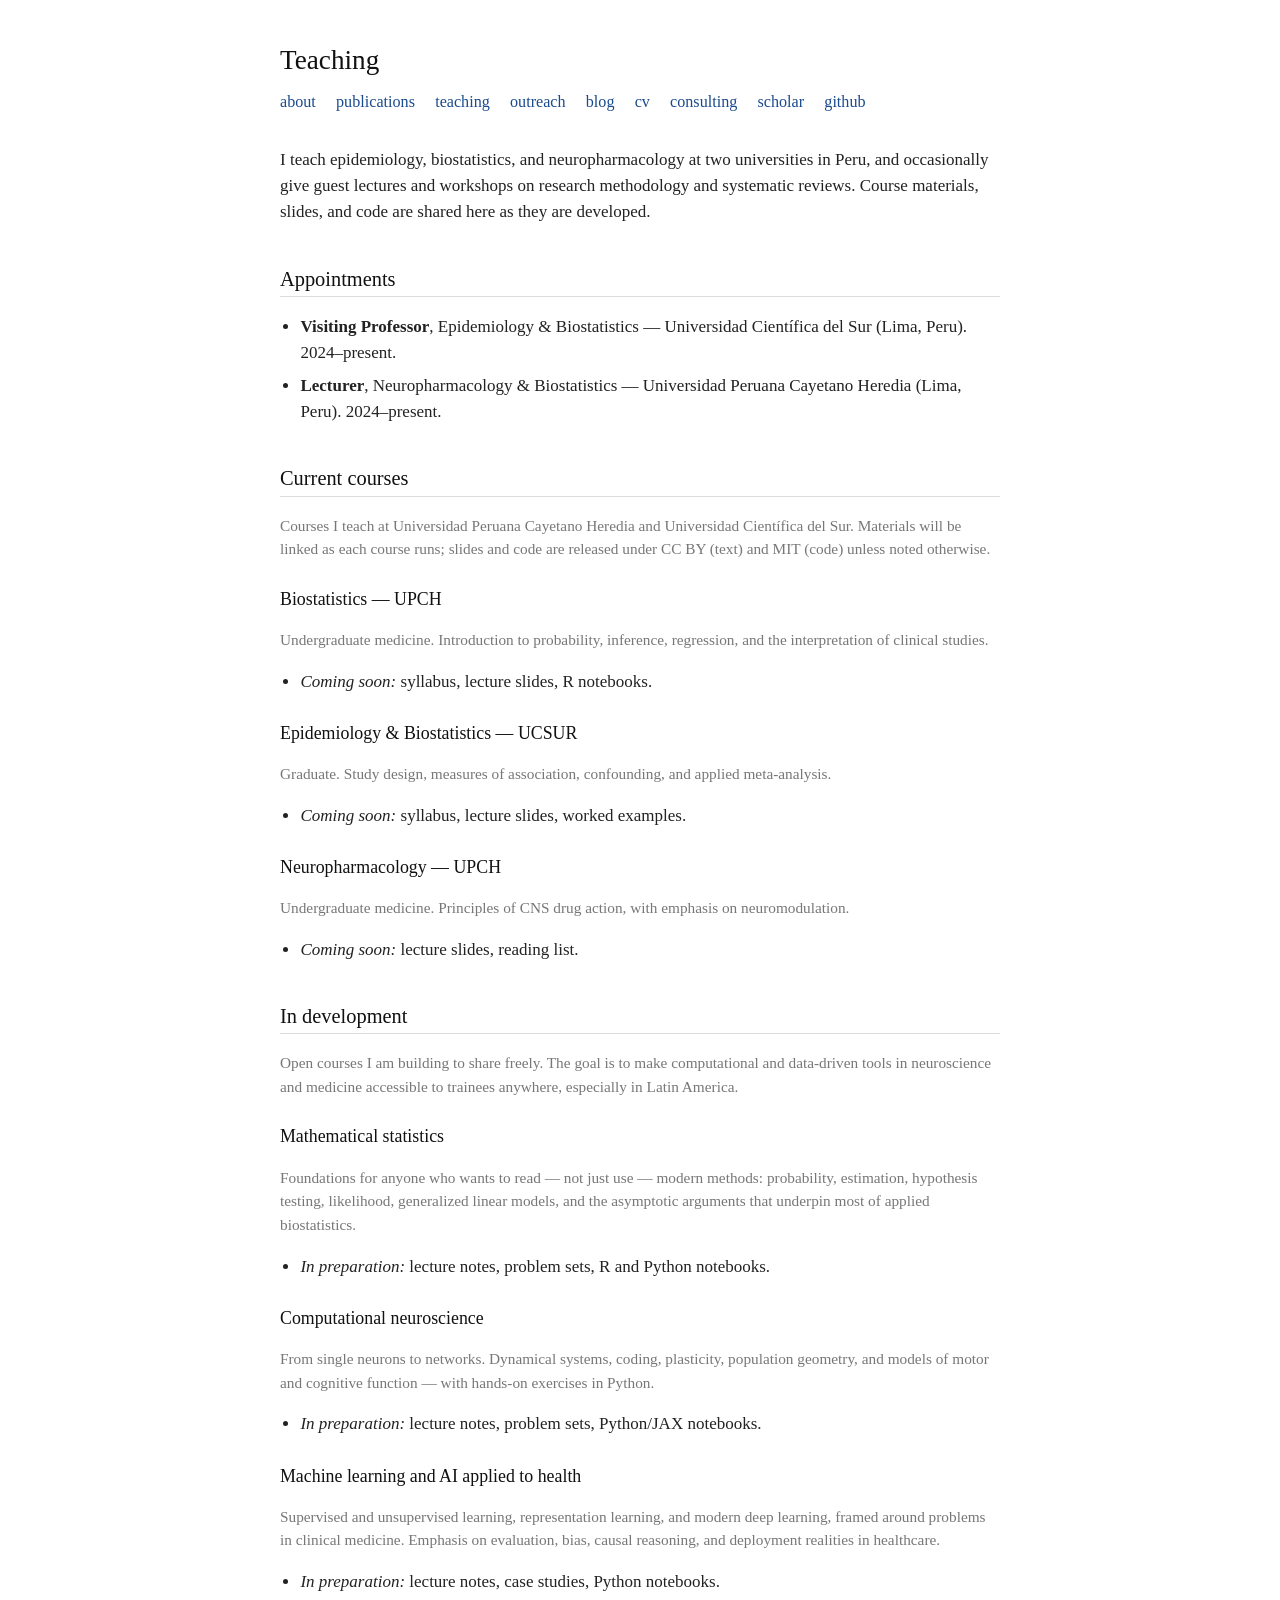
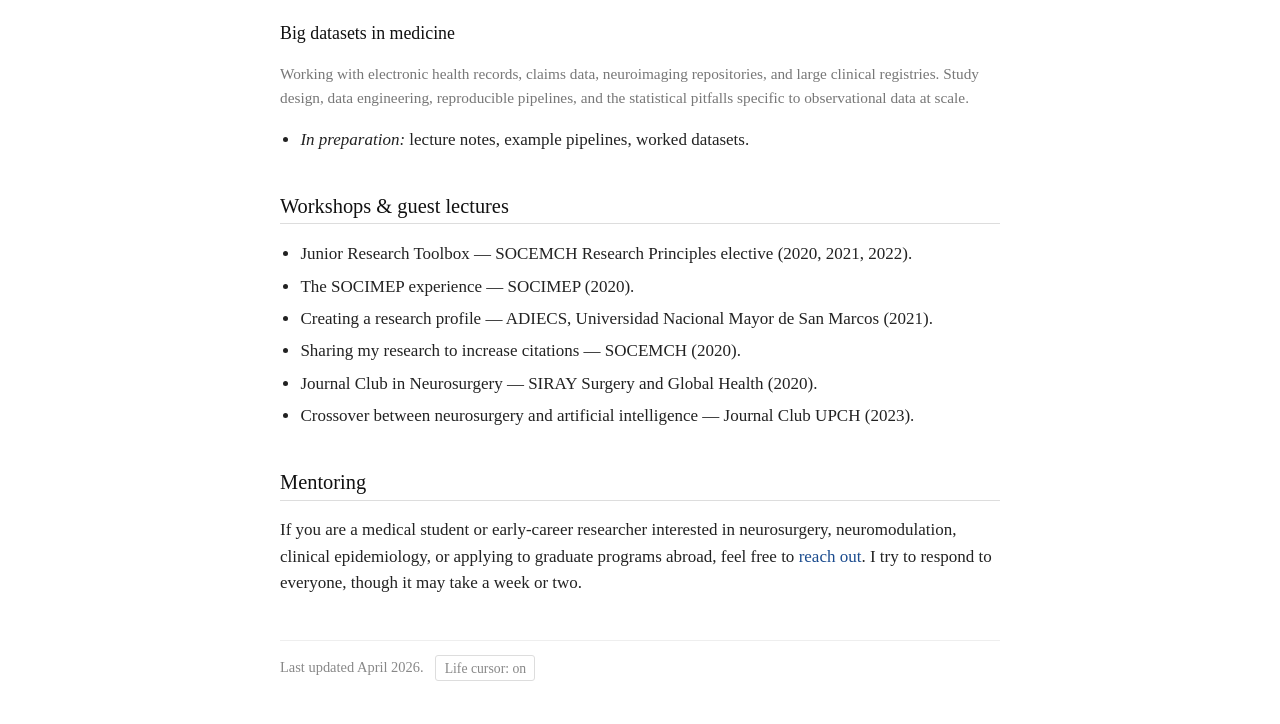
<file: teaching.html>
<!doctype html>
<html lang="en">
<head>
<meta charset="utf-8">
<meta name="viewport" content="width=device-width, initial-scale=1">
<title>Teaching — Niels Pacheco-Barrios</title>
<link rel="canonical" href="https://nielspac177.github.io/teaching.html">
<meta name="description" content="Teaching by Niels Pacheco-Barrios: epidemiology, biostatistics, and neuropharmacology courses at Universidad Científica del Sur and Universidad Peruana Cayetano Heredia.">
<meta property="og:type" content="website">
<meta property="og:title" content="Teaching — Niels Pacheco-Barrios">
<meta property="og:description" content="Teaching by Niels Pacheco-Barrios: epidemiology, biostatistics, and neuropharmacology courses at Universidad Científica del Sur and Universidad Peruana Cayetano Heredia.">
<meta property="og:url" content="https://nielspac177.github.io/teaching.html">
<meta property="og:image" content="https://nielspac177.github.io/photo.jpg">
<meta name="twitter:card" content="summary">
<script src="life.js" defer></script>
<link rel="stylesheet" href="style.css">
</head>
<body>

<h1>Teaching</h1>

<nav>
  <a href="index.html">about</a>
  <a href="publications.html">publications</a>
  <a href="teaching.html">teaching</a>
  <a href="outreach.html">outreach</a>
  <a href="blog.html">blog</a>
  <a href="cv.pdf">cv</a>
  <a href="consulting/">consulting</a>
  <a href="https://scholar.google.com/citations?user=e4jKwLwAAAAJ">scholar</a>
  <a href="https://github.com/nielspac177">github</a>
</nav>

<p>
I teach epidemiology, biostatistics, and neuropharmacology at two universities in Peru,
and occasionally give guest lectures and workshops on research methodology and systematic reviews.
Course materials, slides, and code are shared here as they are developed.
</p>

<h2>Appointments</h2>

<ul>
  <li><b>Visiting Professor</b>, Epidemiology &amp; Biostatistics — Universidad Científica del Sur (Lima, Peru). 2024–present.</li>
  <li><b>Lecturer</b>, Neuropharmacology &amp; Biostatistics — Universidad Peruana Cayetano Heredia (Lima, Peru). 2024–present.</li>
</ul>

<h2>Current courses</h2>

<p class="muted">Courses I teach at Universidad Peruana Cayetano Heredia and Universidad Científica del Sur. Materials will be linked as each course runs; slides and code are released under CC BY (text) and MIT (code) unless noted otherwise.</p>

<h3>Biostatistics — UPCH</h3>
<p class="muted">Undergraduate medicine. Introduction to probability, inference, regression, and the interpretation of clinical studies.</p>
<ul>
  <li><i>Coming soon:</i> syllabus, lecture slides, R notebooks.</li>
</ul>

<h3>Epidemiology &amp; Biostatistics — UCSUR</h3>
<p class="muted">Graduate. Study design, measures of association, confounding, and applied meta-analysis.</p>
<ul>
  <li><i>Coming soon:</i> syllabus, lecture slides, worked examples.</li>
</ul>

<h3>Neuropharmacology — UPCH</h3>
<p class="muted">Undergraduate medicine. Principles of CNS drug action, with emphasis on neuromodulation.</p>
<ul>
  <li><i>Coming soon:</i> lecture slides, reading list.</li>
</ul>

<h2>In development</h2>

<p class="muted">Open courses I am building to share freely. The goal is to make computational and data-driven tools in neuroscience and medicine accessible to trainees anywhere, especially in Latin America.</p>

<h3>Mathematical statistics</h3>
<p class="muted">Foundations for anyone who wants to read — not just use — modern methods: probability, estimation, hypothesis testing, likelihood, generalized linear models, and the asymptotic arguments that underpin most of applied biostatistics.</p>
<ul>
  <li><i>In preparation:</i> lecture notes, problem sets, R and Python notebooks.</li>
</ul>

<h3>Computational neuroscience</h3>
<p class="muted">From single neurons to networks. Dynamical systems, coding, plasticity, population geometry, and models of motor and cognitive function — with hands-on exercises in Python.</p>
<ul>
  <li><i>In preparation:</i> lecture notes, problem sets, Python/JAX notebooks.</li>
</ul>

<h3>Machine learning and AI applied to health</h3>
<p class="muted">Supervised and unsupervised learning, representation learning, and modern deep learning, framed around problems in clinical medicine. Emphasis on evaluation, bias, causal reasoning, and deployment realities in healthcare.</p>
<ul>
  <li><i>In preparation:</i> lecture notes, case studies, Python notebooks.</li>
</ul>

<h3>Big datasets in medicine</h3>
<p class="muted">Working with electronic health records, claims data, neuroimaging repositories, and large clinical registries. Study design, data engineering, reproducible pipelines, and the statistical pitfalls specific to observational data at scale.</p>
<ul>
  <li><i>In preparation:</i> lecture notes, example pipelines, worked datasets.</li>
</ul>

<h2>Workshops &amp; guest lectures</h2>

<ul>
  <li>Junior Research Toolbox — SOCEMCH Research Principles elective (2020, 2021, 2022).</li>
  <li>The SOCIMEP experience — SOCIMEP (2020).</li>
  <li>Creating a research profile — ADIECS, Universidad Nacional Mayor de San Marcos (2021).</li>
  <li>Sharing my research to increase citations — SOCEMCH (2020).</li>
  <li>Journal Club in Neurosurgery — SIRAY Surgery and Global Health (2020).</li>
  <li>Crossover between neurosurgery and artificial intelligence — Journal Club UPCH (2023).</li>
</ul>

<h2>Mentoring</h2>

<p>
If you are a medical student or early-career researcher interested in neurosurgery, neuromodulation,
clinical epidemiology, or applying to graduate programs abroad, feel free to
<a href="mailto:niels.pacheco.b@gmail.com">reach out</a>. I try to respond to everyone, though it may take a week or two.
</p>

<footer>
  Last updated April 2026.
  <button id="life-toggle" class="life-toggle" type="button" hidden></button>
</footer>

</body>
</html>
</file>
<file: style.css>
/* Minimalist academic style — serif, narrow column, muted palette */

html { -webkit-text-size-adjust: 100%; }

body {
  font-family: Georgia, "Times New Roman", Times, serif;
  font-size: 17px;
  line-height: 1.55;
  color: #222;
  background: #fff;
  max-width: 720px;
  margin: 2.5em auto;
  padding: 0 1.2em;
}

h1, h2, h3 {
  font-weight: normal;
  color: #111;
  line-height: 1.25;
}

h1 { font-size: 1.6em; margin: 0 0 0.2em 0; }
h2 { font-size: 1.2em; margin-top: 2em; border-bottom: 1px solid #ddd; padding-bottom: 0.2em; }
h3 { font-size: 1.05em; margin-top: 1.5em; }

a { color: #1a4b8e; text-decoration: none; }
a:hover { text-decoration: underline; }

p { margin: 0.7em 0; }

ul { padding-left: 1.2em; }
li { margin: 0.35em 0; }

hr { border: none; border-top: 1px solid #ddd; margin: 2em 0; }

/* Header area */
.hero { display: flex; gap: 1.5em; align-items: flex-start; margin-bottom: 1em; }
.hero img {
  width: 140px;
  height: 140px;
  object-fit: cover;
  border-radius: 2px;
  flex-shrink: 0;
}
.hero .meta { flex: 1; }
.hero .affil { color: #555; font-size: 0.95em; margin-top: 0.3em; }

/* Nav */
nav { margin: 0.8em 0 2em 0; font-size: 0.95em; }
nav a { margin-right: 1em; }

/* Publications list */
ol.pubs { padding-left: 1.6em; }
ol.pubs li { margin: 0.6em 0; font-size: 0.95em; }
ol.pubs li .authors { color: #333; }
ol.pubs li .venue { font-style: italic; color: #555; }

/* Small utilities */
.muted { color: #777; font-size: 0.9em; }
.tag { display: inline-block; padding: 0 0.4em; border: 1px solid #ccc; border-radius: 3px; font-size: 0.8em; color: #666; margin-right: 0.3em; }

footer { margin-top: 3em; padding-top: 1em; border-top: 1px solid #eee; color: #888; font-size: 0.85em; }

@media (max-width: 560px) {
  .hero { flex-direction: column; }
  .hero img { width: 120px; height: 120px; }
}

/* Game of Life cursor (life.js) */
.life-canvas {
  position: fixed;
  inset: 0;
  width: 100vw;
  height: 100vh;
  pointer-events: none;
  z-index: 0;
}
.life-toggle {
  font: inherit;
  font-size: 0.95em;
  color: #888;
  background: none;
  border: 1px solid #ddd;
  border-radius: 3px;
  padding: 0.1em 0.6em;
  margin-left: 0.6em;
  cursor: pointer;
}
.life-toggle:hover { color: #1a4b8e; border-color: #1a4b8e; }
</file>
